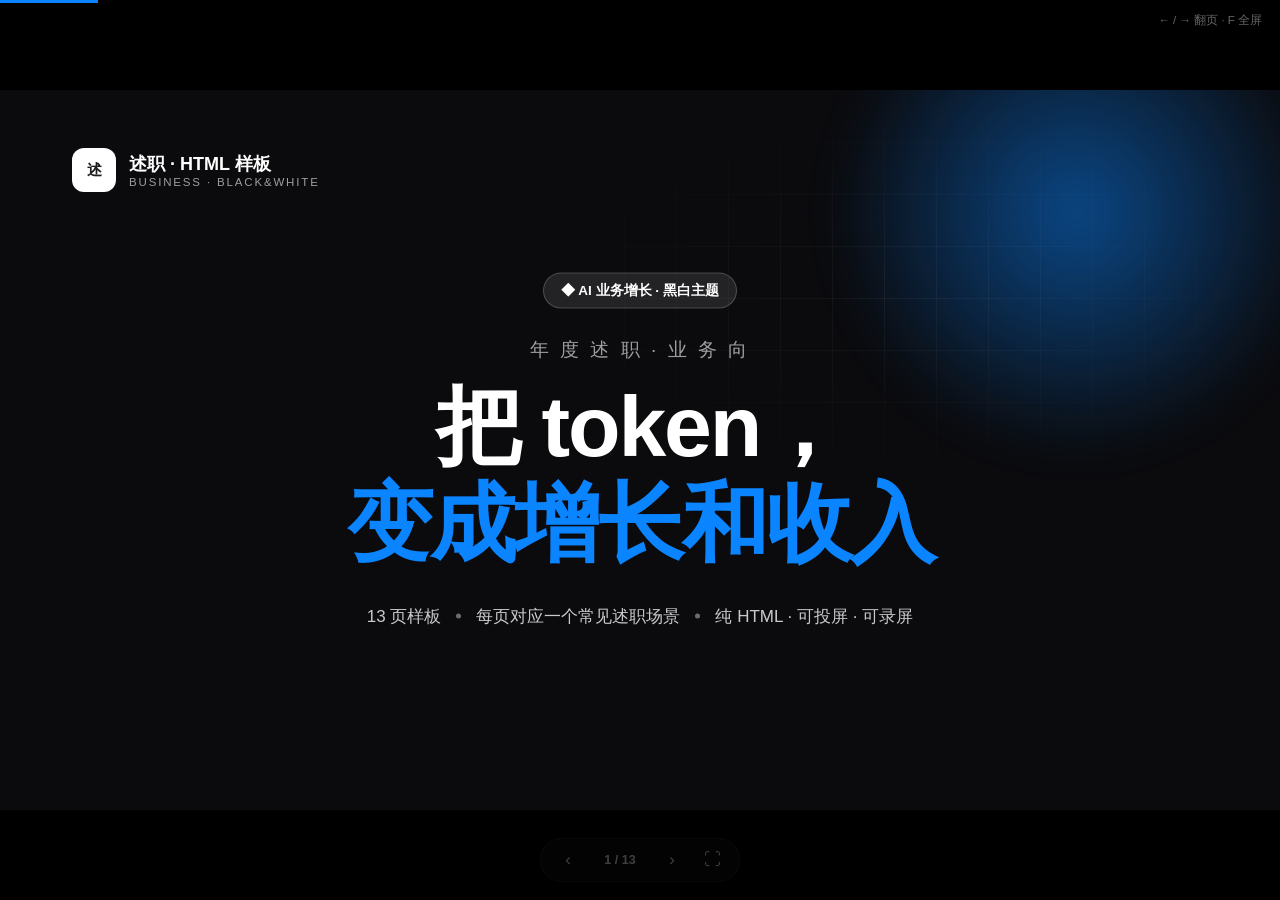
<file: examples/business-deck/index.html>
<!DOCTYPE html>
<html lang="zh-CN">
<head>
<meta charset="UTF-8" />
<meta name="viewport" content="width=device-width, initial-scale=1.0" />
<title>述职 HTML 样板 · 黑白版 · 把 token 变成增长和收入</title>
<style>
  :root{
    --accent:#0A84FF; --accent-d:#0060df; --accent-soft:#eaf3ff; --accent-line:#cfe2ff;
    --pos:#1faa4b; --pos-soft:#e9f7ec; --neg:#e0322f; --neg-soft:#fdecec;
    --warn:#F08A24; --warn-soft:#fdf0e2; --warn-d:#b3660f;
    --ink:#1d1d1f; --gray:#6e6e73; --gray2:#86868b;
    --bg:#f5f5f7; --card:#ffffff; --line:#e8e8ed; --line2:#eeeef1; --hair:rgba(0,0,0,.06);
    --dark:#0b0b0e;
    --sh1:0 1px 2px rgba(17,17,26,.035), 0 5px 16px rgba(17,17,26,.05);
    --sh2:0 2px 6px rgba(17,17,26,.05), 0 14px 34px rgba(17,17,26,.07);
    --sh3:0 4px 12px rgba(17,17,26,.06), 0 26px 56px rgba(17,17,26,.10);
    /* 苹果官网字体：拉丁 SF Pro（-apple-system）+ 中文苹方 PingFang SC */
    --font:-apple-system,BlinkMacSystemFont,"SF Pro Text","PingFang SC","Helvetica Neue",Helvetica,Arial,sans-serif;
    --fd:-apple-system,BlinkMacSystemFont,"SF Pro Display","PingFang SC","Helvetica Neue",Helvetica,Arial,sans-serif;
  }
  *{box-sizing:border-box; margin:0; padding:0;}
  html,body{height:100%; background:#000; font-family:var(--font); -webkit-font-smoothing:antialiased; text-rendering:optimizeLegibility;}
  body{overflow:hidden;}
  #viewport{position:fixed; inset:0; display:flex; align-items:center; justify-content:center; background:#000;}
  .stage{position:absolute; top:50%; left:50%; width:1280px; height:720px; transform:translate(-50%,-50%); transform-origin:center;}
  .slide{position:absolute; inset:0; background:#ffffff; display:none; overflow:hidden; color:var(--ink);}
  .slide.active{display:block; animation:slideIn .5s cubic-bezier(.22,.68,.18,1);}
  @keyframes slideIn{from{opacity:0; transform:translateY(18px);} to{opacity:1; transform:translateY(0);}}
  svg.ic{display:inline-block; flex:none;}

  .head{position:absolute; top:42px; left:72px; right:72px; display:flex; align-items:center; justify-content:space-between; z-index:4;}
  .kicker{display:inline-flex; align-items:center; gap:11px; font-size:12.5px; font-weight:600; color:var(--gray);}
  .kicker .num{display:inline-flex; align-items:center; justify-content:center; min-width:24px; height:24px; padding:0 7px; background:var(--accent); color:#fff; border-radius:7px; font-size:12px; font-weight:600;}
  .kicker .sep{color:#c4c4cc;}
  .stitle{position:absolute; top:80px; left:72px; right:72px; font-family:var(--fd); font-size:40px; font-weight:700; color:var(--ink); letter-spacing:-.015em; line-height:1.1;}
  .body{position:absolute; left:72px; right:72px; top:150px; bottom:56px; display:flex; flex-direction:column; justify-content:center;}
  .foot{position:absolute; bottom:26px; left:72px; right:72px; display:flex; align-items:center; justify-content:space-between; font-size:11.5px; color:var(--gray2); font-weight:500; z-index:4;}
  .foot .bar{height:3px; flex:1; margin:0 18px; background:rgba(0,0,0,.07); border-radius:3px; position:relative; overflow:hidden;}
  .foot .bar i{position:absolute; left:0; top:0; bottom:0; background:var(--accent); border-radius:3px;}

  .lab{font-size:11.5px; font-weight:600; letter-spacing:.05em; color:var(--accent-d); text-transform:uppercase; display:flex; align-items:center; gap:7px;}
  .lab svg{width:15px; height:15px; stroke:currentColor; fill:none; stroke-width:2; stroke-linecap:round; stroke-linejoin:round;}
  .lab.n{color:var(--gray2);}
  .figure{font-family:var(--fd); font-size:64px; font-weight:800; line-height:1; letter-spacing:-.025em; color:var(--ink); font-variant-numeric:tabular-nums;}
  .figure small{font-size:21px; font-weight:600; color:var(--gray);}
  .em-b{color:var(--accent-d);} .muted{color:var(--gray);}
  /* 数字增减统一配色：增=绿 减=红，旗舰指标=蓝 */
  .figure.up,.scard .big.up,.mini .mv.up{color:var(--pos);}
  .figure.dn,.scard .big.dn,.mini .mv.dn{color:var(--neg);}
  .figure.acc{color:var(--accent-d);}
  b,strong{font-weight:600;}
  .chip{display:inline-flex; align-items:center; gap:6px; padding:6px 13px; border-radius:999px; font-size:13px; font-weight:600; background:var(--accent-soft); color:var(--accent-d);}

  .dgrid{display:flex; gap:20px; width:100%; height:100%;}
  .hero{flex:1.55; background:#fafafc; border:1px solid var(--hair); border-radius:24px; padding:30px 32px; display:flex; flex-direction:column; justify-content:center; position:relative; overflow:hidden;}
  .hero::after{content:""; position:absolute; right:-100px; top:-100px; width:300px; height:300px; border-radius:50%; background:radial-gradient(circle, rgba(10,132,255,.1), rgba(10,132,255,0) 68%);}
  .hero > *{position:relative;}
  .hero .focal{display:flex; gap:46px; align-items:flex-end;}
  .hero .fcol .fl{font-size:14px; color:var(--gray); font-weight:600; margin-top:9px;}
  .hero .sub{font-size:14.5px; color:var(--gray); margin-top:18px; line-height:1.55; max-width:560px;}
  .side{flex:1; display:flex; flex-direction:column; gap:18px;}
  .scard{flex:1; background:#fafafc; border:1px solid var(--hair); border-radius:20px; padding:24px; display:flex; flex-direction:column; justify-content:center;}
  .scard .big{font-family:var(--fd); font-size:32px; font-weight:800; color:var(--ink); margin-top:10px; letter-spacing:-.025em;}
  .scard .big small{font-size:15px; color:var(--gray); font-weight:600;}
  .scard .d{font-size:13px; color:var(--gray); margin-top:8px; line-height:1.5;}
  .mini{display:flex; margin-top:24px; border-top:1px solid var(--hair); padding-top:18px;}
  .mini .m{flex:1;} .mini .m + .m{border-left:1px solid var(--hair); padding-left:18px;}
  .mini .mv{font-family:var(--fd); font-size:26px; font-weight:800; color:var(--ink); letter-spacing:-.02em;}
  .mini .mv.p{color:var(--pos);}
  .mini .mk{font-size:12px; color:var(--gray2); margin-top:5px;}

  .two{display:flex; gap:20px; width:100%; height:100%;}
  .panel{background:#fafafc; border:1px solid var(--hair); border-radius:20px; padding:22px 24px;}
  .hl{background:var(--ink); color:#fff; border-radius:22px; padding:26px 30px; box-shadow:var(--sh2);}
  .hl .t{font-size:21px; font-weight:600; line-height:1.45;} .hl .s{font-size:14px; opacity:.78; margin-top:10px; line-height:1.55;}
  .biglead{font-family:var(--fd); font-size:30px; font-weight:700; line-height:1.4; color:var(--ink); letter-spacing:-.015em;}
  .biglead em{font-style:normal; color:var(--accent);}
  /* 背景页（开场，重要）：加蓝色氛围光 + 三卡语义配色，别太素 */
  #s-bg .body{z-index:1;}
  #s-bg .biglead{font-size:34px; line-height:1.42;}
  #s-bg .bgglow{position:absolute; right:-30px; top:54px; width:560px; height:470px; border-radius:50%; background:radial-gradient(closest-side, rgba(10,132,255,.17), rgba(10,132,255,.05) 56%, transparent 78%); filter:blur(46px); z-index:0;}
  .ctx{display:flex; gap:16px; margin-top:24px;}
  .ctx .cx{position:relative; overflow:hidden; flex:1; background:#fafafc; border:1px solid var(--hair); border-radius:18px; padding:20px 22px;}
  .ctx .cx .cn{width:34px; height:34px; border-radius:10px; background:var(--ink); color:#fff; font-weight:800; display:flex; align-items:center; justify-content:center; font-size:15px; margin-bottom:13px;}
  .ctx .cx h4{font-size:16px; font-weight:600; color:var(--ink); margin-bottom:7px;} .ctx .cx p{font-size:13px; color:var(--gray); line-height:1.55;} .ctx .cx p b{color:var(--ink); font-weight:700;}
  /* 全页只有"目标"卡用品牌蓝高亮 —— 单一焦点，不花 */
  .ctx .cx.key{background:linear-gradient(180deg,#edf4ff,#fff 78%); border-color:var(--accent-line); box-shadow:0 10px 26px rgba(10,132,255,.10);}
  .ctx .cx.key .cn{background:var(--accent);} .ctx .cx.key h4{color:var(--accent-d);} .ctx .cx.key p b{color:var(--accent-d);}
  .ctx .cx.key::after{content:"主线"; position:absolute; top:17px; right:16px; font-size:11px; font-weight:700; color:var(--accent-d); background:#fff; border:1px solid var(--accent-line); padding:3px 10px; border-radius:999px;}

  .combo{display:flex; align-items:stretch; gap:0; width:100%;}
  .combo .lv{flex:1; background:linear-gradient(180deg,#f2f8ff,#fff 70%); border:1px solid var(--accent-line); border-radius:18px; padding:22px 18px 20px; text-align:center; position:relative;}
  .combo .lv .ln{position:absolute; top:14px; right:16px; font-family:var(--fd); font-size:12px; font-weight:800; color:#bcd6f8;}
  .combo .x{display:flex; align-items:center; font-family:var(--fd); font-size:26px; font-weight:700; color:var(--accent); opacity:.45; padding:0 12px;}
  .combo .lv .li{width:50px; height:50px; border-radius:15px; margin:0 auto 12px; display:flex; align-items:center; justify-content:center; background:linear-gradient(140deg,#0A84FF,#0060df); box-shadow:0 6px 16px rgba(10,132,255,.28);}
  .combo .lv .li svg{width:24px; height:24px; stroke:#fff; fill:none; stroke-width:2; stroke-linecap:round; stroke-linejoin:round;}
  .combo .lv h4{font-size:17px; font-weight:700; color:var(--ink);} .combo .lv p{font-size:12.5px; color:var(--gray); margin-top:6px; line-height:1.5;}
  .combolead{margin-bottom:30px; font-family:var(--fd); font-size:24px; font-weight:700; color:var(--ink); letter-spacing:-.01em; line-height:1.4;}
  .combolead b{color:var(--accent-d); font-weight:800;}

  .hypo{display:flex; flex-direction:column; gap:28px; width:100%;}
  /* 正文标题/副标题左移对齐漏斗条（漏斗左侧有 96px 标签列 + 16px 间距）—— 否则标题会比图表往左戳出去，看着怪 */
  .hypolead{margin-left:112px; font-family:var(--fd); font-size:23px; font-weight:700; line-height:1.45; color:var(--ink); letter-spacing:-.01em;}
  .hypolead b{color:var(--accent-d);}
  .hypolead .s{display:block; font-family:var(--font); font-size:14px; font-weight:400; color:var(--gray); margin-top:10px; line-height:1.6;}
  .funnel{display:flex; flex-direction:column; gap:11px;}
  .funnel .fr{display:flex; align-items:center; gap:16px; animation:fbarIn .5s cubic-bezier(.2,.7,.2,1) both;}
  @keyframes fbarIn{from{opacity:0; transform:translateX(-26px);} to{opacity:1; transform:translateX(0);}}
  .funnel .fr:nth-child(1){animation-delay:.05s;} .funnel .fr:nth-child(2){animation-delay:.16s;} .funnel .fr:nth-child(3){animation-delay:.27s;} .funnel .fr:nth-child(4){animation-delay:.38s;}
  .funnel .fbar{height:54px; border-radius:12px; display:flex; align-items:center; padding:0 18px; color:#fff; font-weight:600; font-size:15px;}
  .funnel .fr .fn{font-size:13px; color:var(--gray); width:96px; text-align:right; flex:none;}
  .funnel .fr.bottleneck .fbar{box-shadow:0 0 0 3px var(--warn-soft), 0 10px 26px rgba(240,138,36,.28); animation:pulseb 2s ease-in-out .9s infinite;}
  @keyframes pulseb{0%,100%{box-shadow:0 0 0 3px var(--warn-soft), 0 6px 18px rgba(240,138,36,.18);}50%{box-shadow:0 0 0 6px var(--warn-soft), 0 12px 30px rgba(240,138,36,.36);}}
  .funnel .fr .ftag{font-size:12px; font-weight:700; color:var(--warn-d); margin-left:4px;}

  .meta-wrap{display:flex; gap:30px; width:100%; height:100%; align-items:center;}
  .ring{position:relative; width:454px; height:450px; flex:none;}
  .ring svg.dial{position:absolute; inset:0; overflow:visible;}
  .ring .dash{animation:flow 6s linear infinite;} @keyframes flow{to{stroke-dashoffset:-176;}}
  .orbit{position:absolute; inset:0; transform-origin:227px 225px; animation:orbit 10s linear infinite;} @keyframes orbit{to{transform:rotate(360deg);}}
  .orbit .arrow{position:absolute; left:227px; top:50px; width:0; height:0; margin:-10px 0 0 -8px; border-top:10px solid transparent; border-bottom:10px solid transparent; border-left:18px solid var(--accent); filter:drop-shadow(0 0 7px rgba(10,132,255,.6));}
  .ring .center{position:absolute; left:227px; top:225px; transform:translate(-50%,-50%); width:152px; height:152px; border-radius:50%; background:linear-gradient(158deg,#3aa0ff,#0A84FF 55%,#0060df); color:#fff; display:flex; flex-direction:column; align-items:center; justify-content:center; text-align:center; box-shadow:0 16px 40px rgba(10,132,255,.42);}
  .ring .center .cyc{width:30px; height:30px; stroke:#fff; fill:none; stroke-width:2; stroke-linecap:round; stroke-linejoin:round; animation:spin 8s linear infinite;}
  @keyframes spin{to{transform:rotate(360deg);}}
  .ring .center .ct{font-size:17px; font-weight:700; margin-top:6px; font-family:var(--fd);} .ring .center .cs{font-size:10.5px; opacity:.7; margin-top:2px;}
  .ring .node{position:absolute; width:120px; transform:translate(-50%,-50%); background:#fff; border:1.5px solid var(--line); border-radius:14px; padding:11px 8px 10px; text-align:center; box-shadow:var(--sh1); --glow:rgba(10,132,255,.22); animation:pass 10s linear infinite;}
  @keyframes pass{0%{transform:translate(-50%,-50%) scale(1.08); box-shadow:0 0 0 5px var(--glow), var(--sh2); border-color:var(--accent);} 13%{transform:translate(-50%,-50%) scale(1); box-shadow:var(--sh1); border-color:var(--line);} 100%{transform:translate(-50%,-50%) scale(1); box-shadow:var(--sh1);}}
  .ring .node .nn{display:inline-flex; width:21px; height:21px; border-radius:50%; background:var(--ink); color:#fff; font-size:11.5px; font-weight:700; align-items:center; justify-content:center; margin-bottom:6px;}
  .ring .node .nt{font-size:13px; font-weight:600; color:var(--ink); line-height:1.25;}
  .meta-right{flex:1; display:flex; flex-direction:column; gap:22px;}
  .goalbig .lab{margin-bottom:15px;} .goalbig p{font-family:var(--fd); font-size:24px; line-height:1.5; color:var(--ink); font-weight:600; letter-spacing:-.008em;} .goalbig p b{color:var(--accent-d); font-weight:800;}
  .hyps{display:flex; flex-direction:column; gap:11px;} .hyp{display:flex; align-items:baseline; gap:11px;}
  .hyp .hn{font-size:11px; font-weight:700; color:#fff; background:var(--accent); padding:2px 9px; border-radius:6px; flex:none;} .hyp .ht{font-size:13px; line-height:1.5; color:var(--gray);} .hyp .ht b{color:var(--ink);}

  .ucard{background:#fafafc; border:1px solid var(--hair); border-radius:22px; padding:22px 24px; width:100%; height:100%; display:flex; flex-direction:column;}
  .steps{display:flex; gap:10px; flex:none;}
  .steps .st{flex:1; background:#fff; border:1px solid var(--hair); border-radius:12px; padding:11px 14px; display:flex; align-items:center; gap:9px; transition:.25s;}
  .steps .st svg{width:17px; height:17px; stroke:var(--accent); fill:none; stroke-width:2; stroke-linecap:round; stroke-linejoin:round; flex:none;}
  .steps .st.on{background:var(--ink); border-color:var(--ink);}
  .steps .st.on svg{stroke:#5ea8ff;}
  .steps .st .stt{font-size:13.5px; font-weight:600; color:var(--ink);} .steps .st.on .stt{color:#fff;}
  .carousel{flex:1; min-height:0; margin-top:16px; position:relative; display:flex; flex-direction:column;}
  .cstage{flex:1; min-height:0; position:relative;}
  .cpanel{position:absolute; inset:0; display:flex; gap:20px; opacity:0; visibility:hidden; transform:translateX(16px); transition:opacity .35s, transform .35s;}
  .cpanel.on{opacity:1; visibility:visible; transform:none;}
  .cpanel .cimg{flex:1.5; min-width:0; border-radius:16px; overflow:hidden; display:flex; box-shadow:var(--sh2); border:1px solid var(--line); background:#fff;}
  .cpanel .cimg img{width:100%; height:100%; object-fit:cover; object-position:left top; display:block;}
  .cpanel .ctext{flex:1; display:flex; flex-direction:column; justify-content:center;}
  .cpanel .ctext .cbadge{display:inline-flex; align-self:flex-start; font-size:12px; font-weight:700; color:#fff; background:var(--accent); padding:5px 12px; border-radius:999px; margin-bottom:14px;}
  .cpanel .ctext h3{font-family:var(--fd); font-size:28px; font-weight:700; color:var(--ink); line-height:1.32;} .cpanel .ctext p{font-size:16.5px; color:var(--gray); margin-top:15px; line-height:1.6;}
  .cnav{flex:none; display:flex; align-items:center; gap:10px; margin-top:14px;}
  .cdots{display:flex; gap:7px;} .cdot{width:8px; height:8px; border-radius:50%; background:#d6d6dc; cursor:pointer; transition:.2s;} .cdot.on{background:var(--accent); width:22px; border-radius:5px;}
  .chint{font-size:12.5px; color:var(--accent-d); font-weight:600; margin-left:auto; display:flex; align-items:center; gap:6px;}
  .chint .k{display:inline-flex; align-items:center; justify-content:center; min-width:22px; height:22px; padding:0 6px; border-radius:6px; background:var(--accent-soft); animation:kbeat 1.4s ease-in-out infinite;}
  @keyframes kbeat{0%,100%{transform:translateX(0); opacity:.7;}50%{transform:translateX(3px); opacity:1;}}

  /* To-Do：左侧"优先"大块 + 右侧三条 —— 制造层级，不再四块平均 */
  .tgrid{display:flex; gap:18px; width:100%; height:100%;}
  .tcol-l{flex:1.04; display:flex;}
  .tcol-r{flex:1; display:flex; flex-direction:column; gap:14px;}
  .tcard{background:#fafafc; border:1px solid var(--hair); border-radius:18px; padding:20px 22px; display:flex; gap:14px; align-items:center;}
  .tcol-r .tcard{flex:1;}
  .tcard .tick{flex:none; width:44px; height:44px; border-radius:12px; background:var(--accent-soft); display:flex; align-items:center; justify-content:center;}
  .tcard .tick svg{width:23px; height:23px; stroke:var(--accent); fill:none; stroke-width:2; stroke-linecap:round; stroke-linejoin:round;}
  .tcard .tlead{font-size:16.5px; font-weight:600; color:var(--ink); letter-spacing:-.01em;}
  .tcard .tdesc{font-size:13px; color:var(--gray); margin-top:5px; line-height:1.5;}
  .pri{display:inline-flex; align-items:center; gap:6px; font-size:12px; font-weight:700; color:#fff; background:rgba(255,255,255,.18); padding:5px 12px; border-radius:999px;}
  /* 左侧主推大块 */
  .tcard.feat{flex:1; flex-direction:column; align-items:flex-start; justify-content:center; gap:0; padding:34px; border:none; color:#fff; background:linear-gradient(158deg,#0A84FF,#0060df); box-shadow:0 16px 40px rgba(10,132,255,.30); position:relative; overflow:hidden;}
  .tcard.feat::after{content:""; position:absolute; right:-70px; bottom:-70px; width:230px; height:230px; border-radius:50%; background:radial-gradient(circle,rgba(255,255,255,.16),transparent 68%);}
  .tcard.feat > *{position:relative; z-index:1;}
  .tcard.feat .tick{width:56px; height:56px; border-radius:16px; background:rgba(255,255,255,.16); margin-bottom:22px;}
  .tcard.feat .tick svg{width:30px; height:30px; stroke:#fff;}
  .tcard.feat .tlead{font-family:var(--fd); font-size:25px; font-weight:700; color:#fff; line-height:1.3; margin-top:14px;}
  .tcard.feat .tdesc{font-size:14.5px; color:rgba(255,255,255,.82); margin-top:12px; line-height:1.6;}

  /* 手段页：一句话方法（纯文字）+ 三步清单 + 两张真实后台截图（叠放） */
  .means{display:flex; gap:40px; width:100%; height:100%; align-items:center;}
  .means-l{flex:1; display:flex; flex-direction:column; gap:24px;}
  .mlead{font-family:var(--fd); font-size:23px; font-weight:700; line-height:1.45; color:var(--ink); letter-spacing:-.01em;}
  .mlead b{color:var(--accent-d);}
  .mlead .s{display:block; font-family:var(--font); font-size:14px; font-weight:400; color:var(--gray); margin-top:11px; line-height:1.6;}
  .mlist{display:flex; flex-direction:column; gap:16px;}
  .mstep{display:flex; align-items:flex-start; gap:13px;}
  .mstep .mn{width:26px; height:26px; border-radius:8px; background:var(--accent); color:#fff; font-weight:800; font-size:13px; display:flex; align-items:center; justify-content:center; flex:none; margin-top:1px;}
  .mstep .mt{font-size:15px; font-weight:500; color:#3a3a3e; line-height:1.5;} .mstep .mt b{color:var(--accent-d); font-weight:700;}
  .means-r{flex:1.18; position:relative; height:100%;}
  .means-r .shot{position:absolute; border-radius:12px; border:1px solid var(--line); overflow:hidden; background:#fff;}
  .means-r .shot img{width:100%; display:block;}
  .means-r .shot.a{width:80%; right:0; top:9%; box-shadow:var(--sh3); z-index:1;}
  .means-r .shot.b{width:58%; left:0; bottom:7%; box-shadow:0 10px 30px rgba(17,17,26,.18); z-index:2;}
  /* 视频页：左侧主推大块 + 右侧两个小块，真实封面图 */
  .vids{display:flex; gap:20px; width:100%; height:100%;}
  .vfeat{flex:1.55; display:flex; flex-direction:column;}
  .vside{flex:1; display:flex; flex-direction:column; gap:18px;}
  .vsm{flex:1; display:flex; flex-direction:column; min-height:0;}
  .vcard{position:relative; flex:1; min-height:0; border-radius:16px; overflow:hidden; background:#000; box-shadow:var(--sh2); border:1px solid var(--line);}
  .vfeat .vcard{border:1.5px solid var(--accent-line); box-shadow:0 10px 30px rgba(10,132,255,.16);}
  .vcard video{width:100%; height:100%; object-fit:cover; display:block;}
  .vbadge{position:absolute; top:13px; left:13px; z-index:3; display:inline-flex; align-items:center; gap:6px; background:var(--accent); color:#fff; font-size:12px; font-weight:700; padding:5px 12px; border-radius:999px; box-shadow:0 5px 14px rgba(10,132,255,.45);}
  .vmeta{display:flex; align-items:baseline; gap:9px; margin-top:12px; flex:none;}
  .vmeta .vt{font-size:14.5px; font-weight:700; color:var(--ink);}
  .vmeta .vd{font-size:12px; color:var(--gray2); font-weight:600;}
  .vsm .vmeta{margin-top:10px;} .vsm .vt{font-size:13px;}

  #cover{background:var(--dark); overflow:hidden; color:#fff;}
  #cover .glow{position:absolute; width:560px; height:560px; right:-6%; top:-22%; border-radius:50%; background:radial-gradient(circle, rgba(10,132,255,.5), rgba(10,132,255,0) 62%); filter:blur(20px);}
  #cover .grid{position:absolute; inset:0; background-image:linear-gradient(rgba(255,255,255,.05) 1px,transparent 1px),linear-gradient(90deg,rgba(255,255,255,.05) 1px,transparent 1px); background-size:52px 52px; mask-image:radial-gradient(closest-side at 70% 28%, #000, transparent);}
  #cover .clogo{position:absolute; top:58px; left:72px; display:flex; align-items:center; gap:13px; z-index:2;}
  #cover .clogo .lg{width:44px; height:44px; border-radius:12px; background:#fff; color:var(--ink); display:flex; align-items:center; justify-content:center; font-weight:800; font-size:15px;}
  #cover .clogo .t1{font-size:18px; font-weight:600;} #cover .clogo .t2{font-size:11.5px; font-weight:500; opacity:.6; letter-spacing:.16em;}
  #cover .cmain{position:absolute; left:72px; right:72px; top:50%; transform:translateY(-50%); z-index:2; display:flex; flex-direction:column; align-items:center; text-align:center;}
  #cover .ctag{display:inline-flex; align-items:center; gap:8px; background:rgba(255,255,255,.1); border:1px solid rgba(255,255,255,.2); padding:8px 17px; border-radius:999px; font-size:13.5px; font-weight:600;}
  #cover h1{font-family:var(--fd); font-size:86px; font-weight:900; line-height:1.12; margin-top:30px; letter-spacing:-.025em;}
  #cover h1 .yr{font-family:var(--fd); display:block; font-size:19px; font-weight:500; opacity:.6; letter-spacing:.16em; margin-bottom:18px;}
  #cover h1 em{font-style:normal; color:var(--accent);}
  #cover .csub{color:rgba(255,255,255,.78); font-size:17px; font-weight:500; margin-top:34px; display:flex; align-items:center; justify-content:center; gap:15px; flex-wrap:wrap; z-index:2;}
  #cover .csub .dot{width:5px; height:5px; border-radius:50%; background:rgba(255,255,255,.4);}

  .divider{background:var(--dark); color:#fff; overflow:hidden;}
  .slide.divider.active{display:flex;}
  .divider .glow{position:absolute; width:520px; height:520px; left:62%; top:-18%; border-radius:50%; background:radial-gradient(circle, rgba(10,132,255,.42), rgba(10,132,255,0) 62%); filter:blur(20px);}
  .divider .dgrid2{display:flex; width:100%; align-items:center; padding:0 96px; z-index:2;}
  .divider .left{flex:1.25;}
  .divider .left .deye{font-size:13px; font-weight:600; letter-spacing:.18em; opacity:.6; text-transform:uppercase;}
  .divider .left .dno{font-family:var(--fd); font-size:128px; font-weight:900; line-height:.95; margin:6px 0 14px; color:var(--accent);}
  .divider .left h2{font-family:var(--fd); font-size:40px; font-weight:700; line-height:1.28; max-width:560px;}
  .divider .left .dtags{display:flex; gap:9px; margin-top:22px;} .divider .left .dtags span{font-size:12.5px; background:rgba(255,255,255,.1); border:1px solid rgba(255,255,255,.18); padding:6px 14px; border-radius:999px;}
  .divider .right{flex:.85; display:flex; flex-direction:column; gap:11px; border-left:1px solid rgba(255,255,255,.14); padding-left:48px;}
  .divider .agi{display:flex; align-items:center; gap:13px; opacity:.4;} .divider .agi.cur{opacity:1;}
  .divider .agi .an{font-family:var(--fd); font-size:15px; font-weight:700; width:26px; height:26px; border-radius:8px; background:rgba(255,255,255,.12); display:flex; align-items:center; justify-content:center;} .divider .agi.cur .an{background:var(--accent);}
  .divider .agi .at{font-size:15px; font-weight:500;} .divider .agi.cur .at{font-weight:700;}

  .closing{background:var(--dark); color:#fff; flex-direction:column; align-items:center; justify-content:center; text-align:center; overflow:hidden;}
  .slide.closing.active{display:flex;}
  .closing .glow{position:absolute; width:560px; height:560px; left:50%; top:50%; transform:translate(-50%,-50%); border-radius:50%; background:radial-gradient(circle, rgba(10,132,255,.32), rgba(10,132,255,0) 62%); filter:blur(20px);}
  .closing .lg{position:relative; z-index:2; width:60px; height:60px; border-radius:16px; background:#fff; color:var(--ink); display:flex; align-items:center; justify-content:center; font-weight:800; font-size:20px;}
  .closing h2{position:relative; z-index:2; font-family:var(--fd); font-size:48px; font-weight:700; margin-top:34px;}
  .closing h2 em{font-style:normal; color:var(--accent);}
  .closing p{position:relative; z-index:2; font-size:17px; opacity:.72; margin-top:26px; max-width:600px; line-height:2; font-weight:400;}
  .closing .tags{position:relative; z-index:2; display:flex; gap:14px; margin-top:46px; flex-wrap:wrap; justify-content:center; max-width:760px;} .closing .tags span{background:rgba(255,255,255,.08); border:1px solid rgba(255,255,255,.16); padding:9px 18px; border-radius:999px; font-size:13px; opacity:.9;}

  #nav{position:fixed; bottom:18px; left:50%; transform:translateX(-50%); display:flex; align-items:center; gap:12px; background:rgba(20,22,26,.66); border:1px solid rgba(255,255,255,.1); padding:7px 13px; border-radius:999px; backdrop-filter:blur(12px); z-index:50; opacity:.25; transition:opacity .25s;}
  #nav:hover{opacity:1;} #nav button{background:none; border:none; color:#fff; font-size:17px; cursor:pointer; width:28px; height:28px; border-radius:50%;} #nav button:hover{background:rgba(255,255,255,.16);}
  #nav .idx{color:#fff; font-size:12.5px; font-weight:600; min-width:52px; text-align:center;}
  #topbar{position:fixed; top:0; left:0; height:3px; background:var(--accent); z-index:60; transition:width .25s;}
  .hint{position:fixed; top:13px; right:18px; color:rgba(255,255,255,.4); font-size:11.5px; z-index:50;}
</style>
</head>
<body>
<div id="topbar"></div>
<div class="hint">← / → 翻页 · F 全屏</div>
<div id="viewport"><div class="stage" id="stage">

  <!-- 图标库（Lucide 开源图标，SVG symbol 复用） -->
  <svg width="0" height="0" style="position:absolute" aria-hidden="true"><defs>
    <symbol id="i-target" viewBox="0 0 24 24"><circle cx="12" cy="12" r="10"/><circle cx="12" cy="12" r="6"/><circle cx="12" cy="12" r="2"/></symbol>
    <symbol id="i-sliders" viewBox="0 0 24 24"><line x1="21" x2="14" y1="4" y2="4"/><line x1="10" x2="3" y1="4" y2="4"/><line x1="21" x2="12" y1="12" y2="12"/><line x1="8" x2="3" y1="12" y2="12"/><line x1="21" x2="16" y1="20" y2="20"/><line x1="12" x2="3" y1="20" y2="20"/><line x1="14" x2="14" y1="2" y2="6"/><line x1="8" x2="8" y1="10" y2="14"/><line x1="16" x2="16" y1="18" y2="22"/></symbol>
    <symbol id="i-trend" viewBox="0 0 24 24"><polyline points="22 7 13.5 15.5 8.5 10.5 2 17"/><polyline points="16 7 22 7 22 13"/></symbol>
    <symbol id="i-coins" viewBox="0 0 24 24"><circle cx="8" cy="8" r="6"/><path d="M18.09 10.37A6 6 0 1 1 10.34 18"/><path d="M7 6h1v4"/><path d="m16.71 13.88.7.71-2.82 2.82"/></symbol>
    <symbol id="i-cycle" viewBox="0 0 24 24"><path d="M3 12a9 9 0 0 1 9-9 9.75 9.75 0 0 1 6.74 2.74L21 8"/><path d="M21 3v5h-5"/><path d="M21 12a9 9 0 0 1-9 9 9.75 9.75 0 0 1-6.74-2.74L3 16"/><path d="M3 21v-5h5"/></symbol>
    <symbol id="i-award" viewBox="0 0 24 24"><path d="m15.5 12.9 1.5 8.6-5-3-5 3 1.5-8.6"/><circle cx="12" cy="8" r="6"/></symbol>
    <symbol id="i-copy" viewBox="0 0 24 24"><rect width="14" height="14" x="8" y="8" rx="2"/><path d="M4 16c-1.1 0-2-.9-2-2V4c0-1.1.9-2 2-2h10c1.1 0 2 .9 2 2"/></symbol>
    <symbol id="i-dashboard" viewBox="0 0 24 24"><rect width="7" height="9" x="3" y="3" rx="1"/><rect width="7" height="5" x="14" y="3" rx="1"/><rect width="7" height="9" x="14" y="12" rx="1"/><rect width="7" height="5" x="3" y="16" rx="1"/></symbol>
    <symbol id="i-list" viewBox="0 0 24 24"><line x1="8" x2="21" y1="6" y2="6"/><line x1="8" x2="21" y1="12" y2="12"/><line x1="8" x2="21" y1="18" y2="18"/><line x1="3" x2="3.01" y1="6" y2="6"/><line x1="3" x2="3.01" y1="12" y2="12"/><line x1="3" x2="3.01" y1="18" y2="18"/></symbol>
    <symbol id="i-video" viewBox="0 0 24 24"><path d="m22 8-6 4 6 4V8Z"/><rect width="14" height="12" x="2" y="6" rx="2"/></symbol>
    <symbol id="i-users" viewBox="0 0 24 24"><path d="M16 21v-2a4 4 0 0 0-4-4H6a4 4 0 0 0-4 4v2"/><circle cx="9" cy="7" r="4"/><path d="M22 21v-2a4 4 0 0 0-3-3.87"/><path d="M16 3.13a4 4 0 0 1 0 7.75"/></symbol>
    <symbol id="i-bar" viewBox="0 0 24 24"><line x1="12" x2="12" y1="20" y2="10"/><line x1="18" x2="18" y1="20" y2="4"/><line x1="6" x2="6" y1="20" y2="16"/></symbol>
    <symbol id="i-spark" viewBox="0 0 24 24"><path d="m12 3-1.9 5.8a2 2 0 0 1-1.3 1.3L3 12l5.8 1.9a2 2 0 0 1 1.3 1.3L12 21l1.9-5.8a2 2 0 0 1 1.3-1.3L21 12l-5.8-1.9a2 2 0 0 1-1.3-1.3Z"/></symbol>
  </defs></svg>

  <!-- 封面 -->
  <section class="slide active" id="cover">
    <div class="glow"></div>
    <div class="grid"></div>
    <div class="clogo"><div class="lg">述</div><div><div class="t1">述职 · HTML 样板</div><div class="t2">BUSINESS · BLACK&WHITE</div></div></div>
    <div class="cmain">
      <span class="ctag">◆ AI 业务增长 · 黑白主题</span>
      <h1><span class="yr">年 度 述 职 · 业 务 向</span>把 token，<br><em>变成增长和收入</em></h1>
      <div class="csub"><span>13 页样板</span><span class="dot"></span><span>每页对应一个常见述职场景</span><span class="dot"></span><span>纯 HTML · 可投屏 · 可录屏</span></div>
    </div>
  </section>

  <!-- 02 背景 -->
  <section class="slide" id="s-bg">
    <div class="bgglow"></div>
    <div class="head"><span class="kicker"><span class="num">01</span> 场景 <span class="sep">·</span> 开场，先交代背景</span></div>
    <div class="stitle">先用一句话，交代我在做什么</div>
    <div class="body">
      <div class="biglead">我负责把公司的 <em>AI 能力变成业务增长</em>；今年的主线只有一个 ——<br>让烧出去的 <em>token，真的换回收入</em>。</div>
      <div class="ctx">
        <div class="cx"><div class="cn">起</div><h4>起点</h4><p>AI 能力够强，但大多停在"好玩"，<b>没变成钱</b>。</p></div>
        <div class="cx"><div class="cn">限</div><h4>约束</h4><p>token 成本不能失控，<b>ROI 必须为正</b>。</p></div>
        <div class="cx key"><div class="cn">的</div><h4>目标</h4><p>跑通 <b>token → 收入</b> 的闭环，能复制。</p></div>
      </div>
    </div>
    <div class="foot"><span>述职 · HTML 样板 · 黑白版</span><span class="bar"><i></i></span><span class="pageno"></span></div>
  </section>

  <!-- 03 结果 -->
  <section class="slide" id="s-result">
    <div class="head"><span class="kicker"><span class="num">02</span> 场景 <span class="sep">·</span> 开门见山，先晒结果</span></div>
    <div class="stitle">不绕弯子，先把结果摆出来</div>
    <div class="body"><div class="dgrid">
      <div class="hero">
        <div class="lab"><svg class="ic"><use href="#i-trend"/></svg> 核心结果 · 进场时数字会滚动</div>
        <div class="focal">
          <div class="fcol"><div class="figure up">+<span data-to="42">0</span>%</div><div class="fl">AI 驱动营收</div></div>
          <div class="fcol"><div class="figure acc"><span data-to="3.1" data-dec="1">0</span>×</div><div class="fl">token 变现效率</div></div>
        </div>
        <div class="sub">同样的 token，<b class="em-b">营收涨、单位成本降</b> —— 把"烧 token"变成了"赚收入"。下面讲是怎么做到的。</div>
        <div class="mini">
          <div class="m"><div class="mv up">▲ <span data-to="6.8" data-dec="1">0</span>%</div><div class="mk">付费转化（2.0% → 6.8%）</div></div>
          <div class="m"><div class="mv up">▲ <span data-to="28">0</span>%</div><div class="mk">ARPU</div></div>
          <div class="m"><div class="mv"><span data-to="61">0</span>%</div><div class="mk">毛利率</div></div>
        </div>
      </div>
      <div class="side">
        <div class="scard"><div class="lab n"><svg class="ic"><use href="#i-coins"/></svg> 单位成本</div><div class="big dn">▼ <span data-to="35">0</span>%</div><div class="d">每千 token 的成本，砍掉三分之一。</div></div>
        <div class="scard"><div class="lab n"><svg class="ic"><use href="#i-copy"/></svg> 可复制</div><div class="big"><span data-to="100">0</span>%</div><div class="d">打法已沉淀成 SOP，可交接、可复用。</div></div>
      </div>
    </div></div>
    <div class="foot"><span>述职 · HTML 样板 · 黑白版</span><span class="bar"><i></i></span><span class="pageno"></span></div>
  </section>

  <!-- 转场 01 -->
  <section class="slide divider" id="d1">
    <div class="glow"></div>
    <div class="dgrid2">
      <div class="left"><div class="deye">第一章 · 01</div><div class="dno">01</div><h2>这些收入，<br>是怎么"换"出来的</h2><div class="dtags"><span>组合拳</span><span>思考假设</span><span>业务模型</span></div></div>
      <div class="right">
        <div class="agi cur"><span class="an">1</span><span class="at">我是怎么做到的</span></div>
        <div class="agi"><span class="an">2</span><span class="at">接下来怎么打</span></div>
      </div>
    </div>
  </section>

  <!-- 05 组合拳 -->
  <section class="slide" id="s-combo">
    <div class="head"><span class="kicker"><span class="num">03</span> 场景 <span class="sep">·</span> 讲清楚背后的"组合拳"</span></div>
    <div class="stitle">不是堆模型，是四个杠杆联动</div>
    <div class="body">
      <div class="combolead">四个杠杆<b>相乘</b>，不是相加 —— 让每一份 token 都花在能赚钱的地方。</div>
      <div class="combo">
        <div class="lv"><div class="ln">01</div><div class="li"><svg class="ic"><use href="#i-target"/></svg></div><h4>找场景</h4><p>挑能赚钱的场景</p></div>
        <div class="x">×</div>
        <div class="lv"><div class="ln">02</div><div class="li"><svg class="ic"><use href="#i-sliders"/></svg></div><h4>调模型</h4><p>把效果调到够用</p></div>
        <div class="x">×</div>
        <div class="lv"><div class="ln">03</div><div class="li"><svg class="ic"><use href="#i-trend"/></svg></div><h4>提转化</h4><p>把用户变成付费</p></div>
        <div class="x">×</div>
        <div class="lv"><div class="ln">04</div><div class="li"><svg class="ic"><use href="#i-coins"/></svg></div><h4>控成本</h4><p>把单位成本压住</p></div>
      </div>
    </div>
    <div class="foot"><span>述职 · HTML 样板 · 黑白版</span><span class="bar"><i></i></span><span class="pageno"></span></div>
  </section>

  <!-- 05 手段：关键动作 + 真实截图（叠放） -->
  <section class="slide" id="s-means">
    <div class="head"><span class="kicker"><span class="num">04</span> 场景 <span class="sep">·</span> 关键动作 + 现场截图</span></div>
    <div class="stitle">具体怎么做的：把 token 投给"对的场景"</div>
    <div class="body"><div class="means">
      <div class="means-l">
        <div class="mlead">先给每个场景打"<b>价值分</b>"，再把 token 预算<b>集中投进高分场景</b>。<span class="s">不是所有调用都值得花钱 —— 把钱花在能转化、毛利高的场景上。</span></div>
        <div class="mlist">
          <div class="mstep"><span class="mn">1</span><span class="mt">按"付费意愿 × 留存 × 毛利"给场景<b>打价值分</b></span></div>
          <div class="mstep"><span class="mn">2</span><span class="mt">高分场景<b>加大投放</b>，低分场景<b>限流止损</b></span></div>
          <div class="mstep"><span class="mn">3</span><span class="mt">复盘 ROI、回写模型，<b>持续迭代策略</b></span></div>
        </div>
      </div>
      <div class="means-r">
        <div class="shot a"><img src="assets/images/score.png" alt="高价值场景识别"></div>
        <div class="shot b"><img src="assets/images/roi.png" alt="ROI 对比报告"></div>
      </div>
    </div></div>
    <div class="foot"><span>述职 · HTML 样板 · 黑白版</span><span class="bar"><i></i></span><span class="pageno"></span></div>
  </section>

  <!-- 06 思考假设 信息图 -->
  <section class="slide" id="s-hypo">
    <div class="head"><span class="kicker"><span class="num">05</span> 场景 <span class="sep">·</span> 讲清楚你的思考与假设</span></div>
    <div class="stitle">用一张信息图，说清我赌的是什么</div>
    <div class="body"><div class="hypo">
      <div class="hypolead">核心假设：变现卡在"<b>用对场景</b>"，不在"模型够不够强"。<span class="s">模型早就够用了，但 token 大量花在了不产生付费的场景上 —— 把它集中投到高价值场景，付费转化就会跳变。</span></div>
      <div class="funnel">
        <div class="fr"><div class="fn">token 调用</div><div class="fbar" style="width:100%; background:#3a3a3e">100% · 不缺量</div></div>
        <div class="fr bottleneck"><div class="fn">用对场景</div><div class="fbar" style="width:62%; background:var(--warn)">瓶颈在这里 · 钱花错了人</div><span class="ftag">← 假设的卡点</span></div>
        <div class="fr"><div class="fn">付费意愿</div><div class="fbar" style="width:44%; background:#a2a2a8">46%</div></div>
        <div class="fr"><div class="fn">收入</div><div class="fbar" style="width:30%; background:#c4c4ca">6.8%</div></div>
      </div>
    </div></div>
    <div class="foot"><span>述职 · HTML 样板 · 黑白版</span><span class="bar"><i></i></span><span class="pageno"></span></div>
  </section>

  <!-- 07 业务飞轮 -->
  <section class="slide" id="s-ring">
    <div class="head"><span class="kicker"><span class="num">06</span> 场景 <span class="sep">·</span> 用一个会转的模型讲业务</span></div>
    <div class="stitle">AI 业务飞轮 · 越转越快</div>
    <div class="body"><div class="meta-wrap">
      <div class="ring">
        <svg class="dial" viewBox="0 0 454 450"><circle class="dash" cx="227" cy="225" r="172" fill="none" stroke="#0A84FF" stroke-width="3" stroke-dasharray="6 11" stroke-linecap="round" opacity="0.4"/></svg>
        <div class="orbit"><div class="arrow"></div></div>
        <div class="node" style="left:227px; top:53px; animation-delay:0s;"><span class="nn">1</span><div class="nt">更多用量</div></div>
        <div class="node" style="left:391px; top:172px; animation-delay:-8s;"><span class="nn">2</span><div class="nt">沉淀数据</div></div>
        <div class="node" style="left:328px; top:364px; animation-delay:-6s;"><span class="nn">3</span><div class="nt">效果更好</div></div>
        <div class="node" style="left:126px; top:364px; animation-delay:-4s;"><span class="nn">4</span><div class="nt">更多付费</div></div>
        <div class="node" style="left:63px; top:172px; animation-delay:-2s;"><span class="nn">5</span><div class="nt">加大投入</div></div>
        <div class="center"><svg class="cyc"><use href="#i-cycle"/></svg><div class="ct">AI 飞轮</div><div class="cs">越转越快</div></div>
      </div>
      <div class="meta-right">
        <div class="goalbig"><div class="lab"><svg class="ic"><use href="#i-target"/></svg> 这个模型在讲什么</div><p>每个环节都给下一个添柴：用量沉数据、数据调出更好效果、好效果带来付费、付费再加大投入 —— <b>一旦转起来，单位 token 的收益越来越高</b>。</p></div>
        <div class="hyps">
          <div class="hyp"><div class="hn">看动画</div><div class="ht">箭头绕环走，<b>走到哪个环节，哪个环节就亮一下</b>。</div></div>
          <div class="hyp"><div class="hn">实现</div><div class="ht">纯 CSS，节点 delay 与箭头位置<b>精确对齐</b>。</div></div>
        </div>
      </div>
    </div></div>
    <div class="foot"><span>述职 · HTML 样板 · 黑白版</span><span class="bar"><i></i></span><span class="pageno"></span></div>
  </section>

  <!-- 08 功能截图 -->
  <section class="slide" id="s-shots">
    <div class="head"><span class="kicker"><span class="num">07</span> 场景 <span class="sep">·</span> 晒功能页面 / 产品截图</span></div>
    <div class="stitle">做了哪些系统 · 按 → 一张张看</div>
    <div class="body"><div class="ucard">
      <div class="steps">
        <div class="st on" data-step="0"><svg class="ic"><use href="#i-dashboard"/></svg><div class="stt">用量收入看板</div></div>
        <div class="st" data-step="1"><svg class="ic"><use href="#i-list"/></svg><div class="stt">付费转化台账</div></div>
        <div class="st" data-step="2"><svg class="ic"><use href="#i-sliders"/></svg><div class="stt">配额成本配置</div></div>
      </div>
      <div class="carousel" data-idx="0">
        <div class="cstage">
          <div class="cpanel on">
            <div class="cimg"><img src="assets/images/dashboard.png" alt="用量 × 收入看板"></div>
            <div class="ctext"><span class="cbadge">截图 ①</span><h3>用量 × 收入看板</h3><p>token 烧在哪、哪段带来收入，一屏看清 —— 不用再翻一堆后台。</p></div>
          </div>
          <div class="cpanel">
            <div class="cimg"><img src="assets/images/table.png" alt="付费转化台账"></div>
            <div class="ctext"><span class="cbadge">截图 ②</span><h3>付费转化台账</h3><p>每个用户从免费到付费走到哪一步，一目了然，方便复盘和交接。</p></div>
          </div>
          <div class="cpanel">
            <div class="cimg"><img src="assets/images/config.png" alt="配额成本配置"></div>
            <div class="ctext"><span class="cbadge">截图 ③</span><h3>配额 & 成本配置</h3><p>每个场景的 token 上限、成本红线都在这页配，避免悄悄烧超。</p></div>
          </div>
        </div>
        <div class="cnav"><div class="cdots"><span class="cdot on"></span><span class="cdot"></span><span class="cdot"></span></div><span class="chint"><span class="k">→</span> 按方向键 / 点圆点 切换</span></div>
      </div>
    </div></div>
    <div class="foot"><span>述职 · HTML 样板 · 黑白版</span><span class="bar"><i></i></span><span class="pageno"></span></div>
  </section>

  <!-- 09 视频成果 -->
  <section class="slide" id="s-video">
    <div class="head"><span class="kicker"><span class="num">08</span> 场景 <span class="sep">·</span> 晒视频 / 物料成果</span></div>
    <div class="stitle">产品 & Demo · 页内直接播放</div>
    <div class="body"><div class="vids">
      <div class="vfeat">
        <div class="vcard"><span class="vbadge"><svg width="13" height="13" viewBox="0 0 24 24" fill="none" stroke="#fff" stroke-width="2.2" stroke-linecap="round" stroke-linejoin="round"><path d="m12 3-1.9 5.8a2 2 0 0 1-1.3 1.3L3 12l5.8 1.9a2 2 0 0 1 1.3 1.3L12 21l1.9-5.8a2 2 0 0 1 1.3-1.3L21 12l-5.8-1.9a2 2 0 0 1-1.3-1.3Z"/></svg>主推</span><video src="assets/videos/clip_h1.mp4" poster="assets/images/dashboard.png" controls muted loop playsinline preload="metadata"></video></div>
        <div class="vmeta"><span class="vt">产品 Demo</span><span class="vd">· 03:24 · 完整功能走查</span></div>
      </div>
      <div class="vside">
        <div class="vsm"><div class="vcard"><video src="assets/videos/clip_h2.mp4" poster="assets/images/roi.png" controls muted loop playsinline preload="metadata"></video></div><div class="vmeta"><span class="vt">客户案例</span><span class="vd">· 01:48</span></div></div>
        <div class="vsm"><div class="vcard"><video src="assets/videos/clip_h3.mp4" poster="assets/images/config.png" controls muted loop playsinline preload="metadata"></video></div><div class="vmeta"><span class="vt">功能讲解</span><span class="vd">· 02:10</span></div></div>
      </div>
    </div></div>
    <div class="foot"><span>述职 · HTML 样板 · 黑白版</span><span class="bar"><i></i></span><span class="pageno"></span></div>
  </section>

  <!-- 转场 02 -->
  <section class="slide divider" id="d2">
    <div class="glow"></div>
    <div class="dgrid2">
      <div class="left"><div class="deye">第二章 · 02</div><div class="dno">02</div><h2>接下来，<br>这套打法怎么放大</h2><div class="dtags"><span>规划</span><span>To-Do</span></div></div>
      <div class="right">
        <div class="agi"><span class="an">1</span><span class="at">我是怎么做到的</span></div>
        <div class="agi cur"><span class="an">2</span><span class="at">接下来怎么打</span></div>
      </div>
    </div>
  </section>

  <!-- 11 规划 To-Do（统一卡片） -->
  <section class="slide" id="s-todo">
    <div class="head"><span class="kicker"><span class="num">09</span> 场景 <span class="sep">·</span> 讲下一步规划</span></div>
    <div class="stitle">下一步 · 重点先行</div>
    <div class="body"><div class="tgrid">
      <div class="tcol-l">
        <div class="tcard feat">
          <div class="tick"><svg class="ic"><use href="#i-target"/></svg></div>
          <span class="pri">◆ 优先推进</span>
          <div class="tlead">把"识别高价值场景"<br>做成稳定能力</div>
          <div class="tdesc">让系统稳定判断哪些场景值得投 token —— 这是飞轮能不能持续转起来的关键一步。</div>
        </div>
      </div>
      <div class="tcol-r">
        <div class="tcard"><div class="tick"><svg class="ic"><use href="#i-users"/></svg></div><div><div class="tlead">把 SOP 交接给团队</div><div class="tdesc">不依赖单点，沉淀成团队能力</div></div></div>
        <div class="tcard"><div class="tick"><svg class="ic"><use href="#i-bar"/></svg></div><div><div class="tlead">补齐 AB 实验，拿置信结论</div><div class="tdesc">把"有效"从定性做成定量</div></div></div>
        <div class="tcard"><div class="tick"><svg class="ic"><use href="#i-spark"/></svg></div><div><div class="tlead">探索新的变现场景</div><div class="tdesc">在现有飞轮外，再找一个新入口</div></div></div>
      </div>
    </div></div>
    <div class="foot"><span>述职 · HTML 样板 · 黑白版</span><span class="bar"><i></i></span><span class="pageno"></span></div>
  </section>

  <!-- 结尾 -->
  <section class="slide closing" id="s-end">
    <div class="glow"></div>
    <div class="lg">述</div>
    <h2>把 token，<em>变成增长和收入</em></h2>
    <p>纯 HTML，换主题只改几个颜色，换内容只改文字 —— 结构与质感直接复用。</p>
    <div class="tags"><span>开场背景</span><span>开门见山晒结果</span><span>组合拳</span><span>关键动作截图</span><span>思考假设信息图</span><span>业务飞轮</span><span>功能截图</span><span>视频成果</span><span>下一步规划</span></div>
  </section>

</div></div>

<div id="nav">
  <button id="prev" title="上一页">‹</button>
  <span class="idx"><span id="cur">1</span> / <span id="tot">1</span></span>
  <button id="next" title="下一页">›</button>
  <button id="fs" title="全屏">⛶</button>
</div>

<script>
(function(){
  var slides = Array.prototype.slice.call(document.querySelectorAll('.slide'));
  var total = slides.length, i = 0;
  var stage = document.getElementById('stage'), topbar = document.getElementById('topbar');
  slides.forEach(function(s, idx){
    var p = s.querySelector('.pageno'); if(p) p.textContent = String(idx+1).padStart(2,'0');
    var b = s.querySelector('.bar i'); if(b) b.style.width = ((idx+1)/total*100)+'%';
  });
  document.getElementById('tot').textContent = total;
  function pauseVideos(){ document.querySelectorAll('video').forEach(function(v){ try{v.pause();}catch(e){} }); }
  function animateCounts(slide){
    slide.querySelectorAll('[data-to]').forEach(function(el){
      var to=parseFloat(el.getAttribute('data-to')), dec=(el.getAttribute('data-dec')||0)|0, dur=950, t0=null;
      function step(ts){ if(!t0)t0=ts; var p=Math.min((ts-t0)/dur,1); var e=0.5-Math.cos(Math.PI*p)/2; var v=to*e;
        el.textContent = dec? v.toFixed(dec) : Math.round(v); if(p<1) requestAnimationFrame(step); }
      requestAnimationFrame(step);
    });
  }
  function setCarousel(c, idx){
    c.dataset.idx = idx;
    c.querySelectorAll('.cpanel').forEach(function(p,k){ p.classList.toggle('on', k===idx); });
    c.querySelectorAll('.cdot').forEach(function(d,k){ d.classList.toggle('on', k===idx); });
    var sl=c.closest('.slide'), steps = sl? sl.querySelectorAll('.steps .st') : [];
    steps.forEach(function(st,k){ st.classList.toggle('on', k===idx); });
  }
  function activeCarousel(){ return slides[i].querySelector('.carousel'); }
  function show(n){
    if(n<0)n=0; if(n>=total)n=total-1;
    if(n!==i) pauseVideos();
    slides[i].classList.remove('active'); i=n;
    var cur=slides[i]; cur.classList.add('active');
    var c=cur.querySelector('.carousel'); if(c) setCarousel(c,0);
    animateCounts(cur);
    document.getElementById('cur').textContent=i+1; topbar.style.width=((i+1)/total*100)+'%';
  }
  function next(){ var c=activeCarousel(); if(c){var x=+(c.dataset.idx||0),n=c.querySelectorAll('.cpanel').length; if(x<n-1){setCarousel(c,x+1);return;}} show(i+1); }
  function prev(){ var c=activeCarousel(); if(c){var x=+(c.dataset.idx||0); if(x>0){setCarousel(c,x-1);return;}} show(i-1); }
  document.getElementById('next').onclick=next; document.getElementById('prev').onclick=prev;
  document.getElementById('fs').onclick=function(){ if(!document.fullscreenElement){document.documentElement.requestFullscreen&&document.documentElement.requestFullscreen();}else{document.exitFullscreen&&document.exitFullscreen();} };
  document.addEventListener('click', function(e){ var d=e.target.closest('.cdot'); if(d){ var c=d.closest('.carousel'); setCarousel(c, Array.prototype.slice.call(c.querySelectorAll('.cdot')).indexOf(d)); } });
  document.addEventListener('keydown', function(e){
    if(e.target && /INPUT|TEXTAREA/.test(e.target.tagName)) return;
    switch(e.key){
      case 'ArrowRight': case 'PageDown': case ' ': e.preventDefault(); next(); break;
      case 'ArrowLeft': case 'PageUp': prev(); break;
      case 'Home': show(0); break; case 'End': show(total-1); break;
      case 'f': case 'F': document.getElementById('fs').click(); break;
    }
  });
  function fit(){ var s=Math.min(window.innerWidth/1280, window.innerHeight/720); stage.style.transform='translate(-50%,-50%) scale('+s+')'; }
  window.addEventListener('resize', fit); fit();
  topbar.style.width=(1/total*100)+'%';
})();
</script>
</body>
</html>
</file>
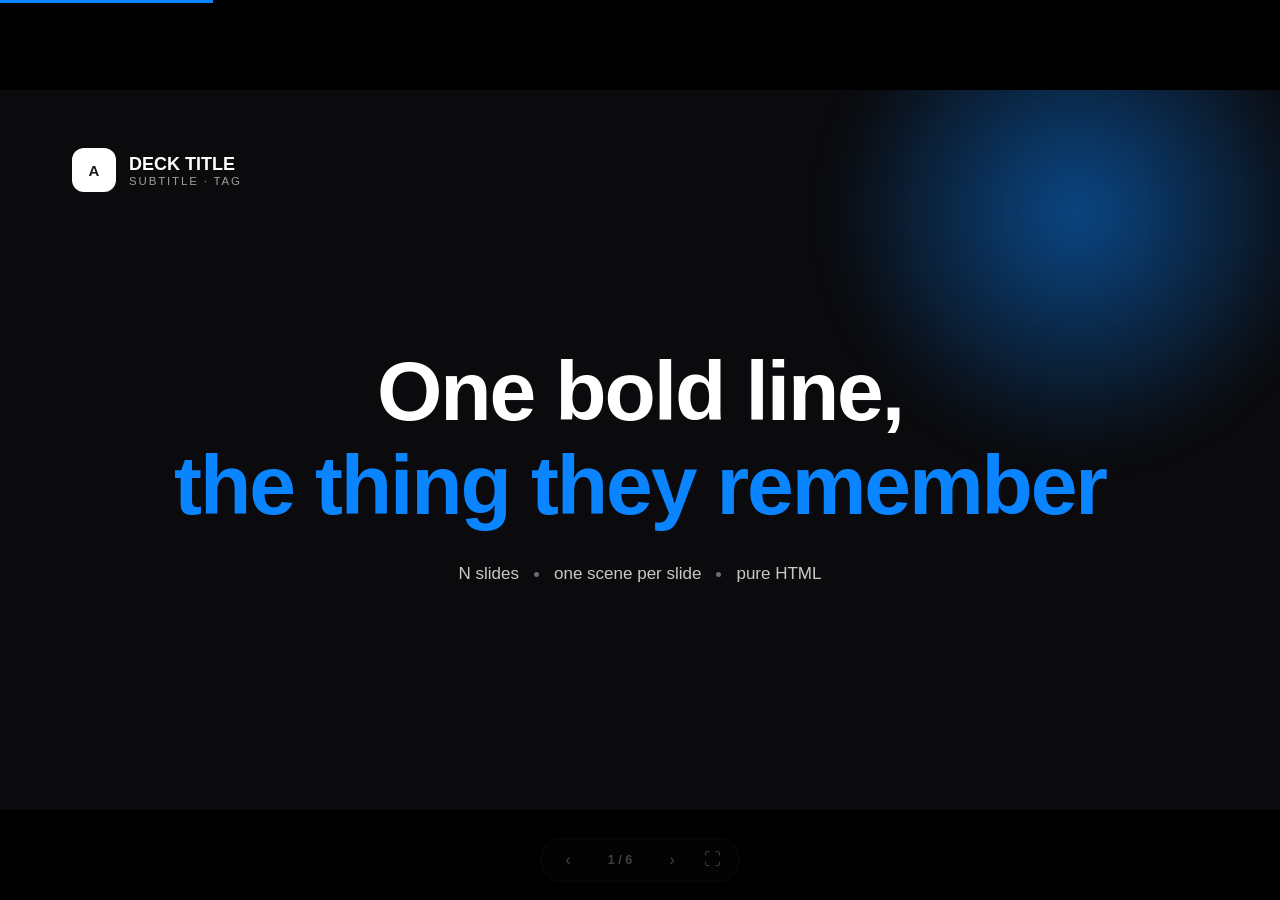
<file: templates/deck-template.html>
<!DOCTYPE html>
<html lang="zh-CN">
<head>
<meta charset="UTF-8" />
<meta name="viewport" content="width=device-width, initial-scale=1.0" />
<title>DECK TITLE · HTML Report Deck</title>
<!-- ╔══ HOW TO USE ══════════════════════════════════════════════════════════╗
     1) RE-BRAND: change --accent (+ -d/-soft/-line) and the cover/divider/closing
        gradients. Keep neutrals/shadows/radius — that's the Apple base.
     2) RE-CONTENT: replace the placeholder text. Each <section class="slide"> is one
        named layout (see references/components.md). Add/remove slides freely.
     3) Font is the system Apple stack (SF Pro + PingFang SC) — no web-font, offline-safe.
     4) Rules: no emoji (use the SVG icon sprite), no left-vertical-bar cards, statements
        are plain text not boxes, animation stays restrained. Lint with scripts/validate-deck.sh.
     ╚════════════════════════════════════════════════════════════════════════╝ -->
<style>
  :root{
    --accent:#0A84FF; --accent-d:#0060df; --accent-soft:#eaf3ff; --accent-line:#cfe2ff;
    --pos:#1faa4b; --pos-soft:#e9f7ec; --neg:#e0322f; --neg-soft:#fdecec;
    --warn:#F08A24; --warn-soft:#fdf0e2;
    --ink:#1d1d1f; --gray:#6e6e73; --gray2:#86868b;
    --bg:#f5f5f7; --card:#fff; --line:#e8e8ed; --hair:rgba(0,0,0,.06); --dark:#0b0b0e;
    --sh1:0 1px 2px rgba(17,17,26,.035), 0 5px 16px rgba(17,17,26,.05);
    --sh2:0 2px 6px rgba(17,17,26,.05), 0 14px 34px rgba(17,17,26,.07);
    --sh3:0 4px 12px rgba(17,17,26,.06), 0 26px 56px rgba(17,17,26,.10);
    /* Apple font: SF Pro (latin) + PingFang SC (中文). No Noto, no web-font link. */
    --font:-apple-system,BlinkMacSystemFont,"SF Pro Text","PingFang SC","Helvetica Neue",Helvetica,Arial,sans-serif;
    --fd:-apple-system,BlinkMacSystemFont,"SF Pro Display","PingFang SC","Helvetica Neue",Helvetica,Arial,sans-serif;
  }
  *{box-sizing:border-box;margin:0;padding:0;}
  html,body{height:100%;background:#000;font-family:var(--font);-webkit-font-smoothing:antialiased;}
  body{overflow:hidden;}
  #viewport{position:fixed;inset:0;display:flex;align-items:center;justify-content:center;background:#000;}
  .stage{position:absolute;top:50%;left:50%;width:1280px;height:720px;transform:translate(-50%,-50%);transform-origin:center;}
  .slide{position:absolute;inset:0;background:#fff;display:none;overflow:hidden;color:var(--ink);}
  .slide.active{display:block;animation:slideIn .5s cubic-bezier(.22,.68,.18,1);}
  @keyframes slideIn{from{opacity:0;transform:translateY(18px);}to{opacity:1;transform:translateY(0);}}
  svg.ic{display:inline-block;flex:none;}
  /* header / footer */
  .head{position:absolute;top:42px;left:72px;right:72px;display:flex;align-items:center;z-index:4;}
  .kicker{display:inline-flex;align-items:center;gap:11px;font-size:12.5px;font-weight:600;color:var(--gray);}
  .kicker .num{display:inline-flex;align-items:center;justify-content:center;min-width:24px;height:24px;padding:0 7px;background:var(--accent);color:#fff;border-radius:7px;font-size:12px;font-weight:600;}
  .kicker .sep{color:#c4c4cc;}
  .stitle{position:absolute;top:80px;left:72px;right:72px;font-family:var(--fd);font-size:40px;font-weight:700;color:var(--ink);letter-spacing:-.015em;line-height:1.1;}
  .body{position:absolute;left:72px;right:72px;top:150px;bottom:56px;display:flex;flex-direction:column;justify-content:center;}
  .foot{position:absolute;bottom:26px;left:72px;right:72px;display:flex;align-items:center;justify-content:space-between;font-size:11.5px;color:var(--gray2);font-weight:500;z-index:4;}
  .foot .bar{height:3px;flex:1;margin:0 18px;background:rgba(0,0,0,.07);border-radius:3px;position:relative;overflow:hidden;}
  .foot .bar i{position:absolute;left:0;top:0;bottom:0;background:var(--accent);border-radius:3px;}
  /* primitives */
  .lab{font-size:11.5px;font-weight:600;letter-spacing:.05em;color:var(--accent-d);text-transform:uppercase;display:flex;align-items:center;gap:7px;}
  .lab svg{width:15px;height:15px;stroke:currentColor;fill:none;stroke-width:2;stroke-linecap:round;stroke-linejoin:round;}
  .figure{font-family:var(--fd);font-size:64px;font-weight:800;line-height:1;letter-spacing:-.025em;color:var(--ink);font-variant-numeric:tabular-nums;}
  .figure.up{color:var(--pos);} .figure.dn{color:var(--neg);} .figure.acc{color:var(--accent-d);}
  /* statement (plain text, NOT a box) */
  .statement{font-family:var(--fd);font-size:34px;font-weight:700;line-height:1.4;color:var(--ink);letter-spacing:-.015em;}
  .statement em{font-style:normal;color:var(--accent);}
  /* data-result */
  .dgrid{display:flex;gap:20px;width:100%;height:100%;}
  .hero{flex:1.55;background:#fafafc;border:1px solid var(--hair);border-radius:24px;padding:30px 32px;display:flex;flex-direction:column;justify-content:center;}
  .focal{display:flex;gap:46px;align-items:flex-end;} .fcol .fl{font-size:14px;color:var(--gray);font-weight:600;margin-top:9px;}
  .side{flex:1;display:flex;flex-direction:column;gap:18px;}
  .scard{flex:1;background:#fafafc;border:1px solid var(--hair);border-radius:20px;padding:24px;display:flex;flex-direction:column;justify-content:center;}
  .scard .big{font-family:var(--fd);font-size:32px;font-weight:800;color:var(--ink);margin-top:10px;letter-spacing:-.025em;} .scard .big.dn{color:var(--neg);}
  .scard .d{font-size:13px;color:var(--gray);margin-top:8px;line-height:1.5;}
  /* todo-featured */
  .tgrid{display:flex;gap:18px;width:100%;height:100%;}
  .tcol-l{flex:1.04;display:flex;} .tcol-r{flex:1;display:flex;flex-direction:column;gap:14px;}
  .tcard{background:#fafafc;border:1px solid var(--hair);border-radius:18px;padding:20px 22px;display:flex;gap:14px;align-items:center;}
  .tcol-r .tcard{flex:1;}
  .tcard .tick{flex:none;width:44px;height:44px;border-radius:12px;background:var(--accent-soft);display:flex;align-items:center;justify-content:center;}
  .tcard .tick svg{width:23px;height:23px;stroke:var(--accent);fill:none;stroke-width:2;stroke-linecap:round;stroke-linejoin:round;}
  .tcard .tlead{font-size:16.5px;font-weight:600;color:var(--ink);} .tcard .tdesc{font-size:13px;color:var(--gray);margin-top:5px;line-height:1.5;}
  .tcard.feat{flex:1;flex-direction:column;align-items:flex-start;justify-content:center;gap:0;padding:34px;border:none;color:#fff;background:linear-gradient(158deg,#0A84FF,#0060df);box-shadow:0 16px 40px rgba(10,132,255,.30);}
  .tcard.feat .tick{width:56px;height:56px;border-radius:16px;background:rgba(255,255,255,.16);margin-bottom:22px;} .tcard.feat .tick svg{stroke:#fff;width:30px;height:30px;}
  .tcard.feat .pri{display:inline-flex;align-items:center;font-size:12px;font-weight:700;color:#fff;background:rgba(255,255,255,.18);padding:5px 12px;border-radius:999px;}
  .tcard.feat .tlead{font-family:var(--fd);font-size:25px;font-weight:700;color:#fff;line-height:1.3;margin-top:14px;} .tcard.feat .tdesc{font-size:14.5px;color:rgba(255,255,255,.82);margin-top:12px;line-height:1.6;}
  /* cover / divider / closing (dark, the only places gradients live big) */
  #cover{background:var(--dark);overflow:hidden;color:#fff;}
  #cover .glow{position:absolute;width:560px;height:560px;right:-6%;top:-22%;border-radius:50%;background:radial-gradient(circle,rgba(10,132,255,.5),rgba(10,132,255,0) 62%);filter:blur(20px);}
  #cover .clogo{position:absolute;top:58px;left:72px;display:flex;align-items:center;gap:13px;z-index:2;}
  #cover .clogo .lg{width:44px;height:44px;border-radius:12px;background:#fff;color:var(--ink);display:flex;align-items:center;justify-content:center;font-weight:800;font-size:15px;}
  #cover .cmain{position:absolute;left:72px;right:72px;top:50%;transform:translateY(-50%);z-index:2;display:flex;flex-direction:column;align-items:center;text-align:center;}
  #cover h1{font-family:var(--fd);font-size:84px;font-weight:900;line-height:1.12;margin-top:28px;letter-spacing:-.025em;}
  #cover h1 em{font-style:normal;color:var(--accent);}
  #cover .csub{color:rgba(255,255,255,.78);font-size:17px;font-weight:500;margin-top:32px;display:flex;align-items:center;justify-content:center;gap:15px;flex-wrap:wrap;z-index:2;}
  #cover .csub .dot{width:5px;height:5px;border-radius:50%;background:rgba(255,255,255,.4);}
  .divider{background:var(--dark);color:#fff;overflow:hidden;} .slide.divider.active{display:flex;}
  .divider .glow{position:absolute;width:520px;height:520px;left:62%;top:-18%;border-radius:50%;background:radial-gradient(circle,rgba(10,132,255,.42),rgba(10,132,255,0) 62%);filter:blur(20px);}
  .divider .dwrap{display:flex;width:100%;align-items:center;padding:0 96px;z-index:2;}
  .divider .dno{font-family:var(--fd);font-size:128px;font-weight:900;line-height:.95;color:var(--accent);margin-bottom:14px;}
  .divider h2{font-family:var(--fd);font-size:40px;font-weight:700;line-height:1.28;max-width:620px;}
  .closing{background:var(--dark);color:#fff;flex-direction:column;align-items:center;justify-content:center;text-align:center;overflow:hidden;} .slide.closing.active{display:flex;}
  .closing .glow{position:absolute;width:560px;height:560px;left:50%;top:50%;transform:translate(-50%,-50%);border-radius:50%;background:radial-gradient(circle,rgba(10,132,255,.32),rgba(10,132,255,0) 62%);filter:blur(20px);}
  .closing h2{position:relative;z-index:2;font-family:var(--fd);font-size:48px;font-weight:700;} .closing h2 em{font-style:normal;color:var(--accent);}
  .closing p{position:relative;z-index:2;font-size:17px;opacity:.72;margin-top:26px;max-width:600px;line-height:2;}
  /* nav chrome */
  #nav{position:fixed;bottom:18px;left:50%;transform:translateX(-50%);display:flex;align-items:center;gap:12px;background:rgba(20,22,26,.66);border:1px solid rgba(255,255,255,.1);padding:7px 13px;border-radius:999px;backdrop-filter:blur(12px);z-index:50;opacity:.25;transition:opacity .25s;}
  #nav:hover{opacity:1;} #nav button{background:none;border:none;color:#fff;font-size:17px;cursor:pointer;width:28px;height:28px;border-radius:50%;} #nav button:hover{background:rgba(255,255,255,.16);}
  #nav .idx{color:#fff;font-size:12.5px;font-weight:600;min-width:52px;text-align:center;}
  #topbar{position:fixed;top:0;left:0;height:3px;background:var(--accent);z-index:60;transition:width .25s;}
</style>
</head>
<body>
<div id="topbar"></div>
<div id="viewport"><div class="stage" id="stage">

  <!-- Icon sprite (Lucide-style open-source line icons; add more <symbol>s as needed) -->
  <svg width="0" height="0" style="position:absolute" aria-hidden="true"><defs>
    <symbol id="i-trend" viewBox="0 0 24 24"><polyline points="22 7 13.5 15.5 8.5 10.5 2 17"/><polyline points="16 7 22 7 22 13"/></symbol>
    <symbol id="i-target" viewBox="0 0 24 24"><circle cx="12" cy="12" r="10"/><circle cx="12" cy="12" r="6"/><circle cx="12" cy="12" r="2"/></symbol>
    <symbol id="i-users" viewBox="0 0 24 24"><path d="M16 21v-2a4 4 0 0 0-4-4H6a4 4 0 0 0-4 4v2"/><circle cx="9" cy="7" r="4"/><path d="M22 21v-2a4 4 0 0 0-3-3.87"/><path d="M16 3.13a4 4 0 0 1 0 7.75"/></symbol>
    <symbol id="i-spark" viewBox="0 0 24 24"><path d="m12 3-1.9 5.8a2 2 0 0 1-1.3 1.3L3 12l5.8 1.9a2 2 0 0 1 1.3 1.3L12 21l1.9-5.8a2 2 0 0 1 1.3-1.3L21 12l-5.8-1.9a2 2 0 0 1-1.3-1.3Z"/></symbol>
  </defs></svg>

  <!-- 01 · cover -->
  <section class="slide active" id="cover">
    <div class="glow"></div>
    <div class="clogo"><div class="lg">A</div><div><div style="font-size:18px;font-weight:600;">DECK TITLE</div><div style="font-size:11.5px;opacity:.6;letter-spacing:.16em;">SUBTITLE · TAG</div></div></div>
    <div class="cmain">
      <h1>One bold line,<br><em>the thing they remember</em></h1>
      <div class="csub"><span>N slides</span><span class="dot"></span><span>one scene per slide</span><span class="dot"></span><span>pure HTML</span></div>
    </div>
  </section>

  <!-- 02 · statement (plain text, no box) -->
  <section class="slide" id="s-statement">
    <div class="head"><span class="kicker"><span class="num">01</span> SECTION <span class="sep">·</span> stage-setting</span></div>
    <div class="stitle">One sentence on what this is about</div>
    <div class="body"><div class="statement">State the thesis in one line — let a single <em>brand-colored keyword</em><br>carry the emphasis. No box around it.</div></div>
    <div class="foot"><span>DECK · footer</span><span class="bar"><i></i></span><span class="pageno"></span></div>
  </section>

  <!-- 03 · data-result -->
  <section class="slide" id="s-result">
    <div class="head"><span class="kicker"><span class="num">02</span> SECTION <span class="sep">·</span> results first</span></div>
    <div class="stitle">Lead with the result</div>
    <div class="body"><div class="dgrid">
      <div class="hero">
        <div class="lab"><svg class="ic"><use href="#i-trend"/></svg> headline · counts up on entry</div>
        <div class="focal" style="margin-top:16px;">
          <div class="fcol"><div class="figure up">+<span data-to="42">0</span>%</div><div class="fl">primary metric</div></div>
          <div class="fcol"><div class="figure acc"><span data-to="3.1" data-dec="1">0</span>×</div><div class="fl">flagship (one blue)</div></div>
        </div>
        <div style="font-size:14.5px;color:var(--gray);margin-top:18px;line-height:1.55;max-width:560px;">One-line takeaway — what the numbers mean, in plain words.</div>
      </div>
      <div class="side">
        <div class="scard"><div class="lab" style="color:var(--gray2)">a metric down</div><div class="big dn">▼ <span data-to="35">0</span>%</div><div class="d">red = decrease; pair with ▼.</div></div>
        <div class="scard"><div class="lab" style="color:var(--gray2)">a level metric</div><div class="big"><span data-to="100">0</span>%</div><div class="d">levels stay ink (no forced color).</div></div>
      </div>
    </div></div>
    <div class="foot"><span>DECK · footer</span><span class="bar"><i></i></span><span class="pageno"></span></div>
  </section>

  <!-- 04 · section-divider -->
  <section class="slide divider" id="d1">
    <div class="glow"></div>
    <div class="dwrap"><div><div style="font-size:13px;font-weight:600;letter-spacing:.18em;opacity:.6;">CHAPTER · 01</div><div class="dno">01</div><h2>What's next,<br>and how it scales</h2></div></div>
  </section>

  <!-- 05 · todo-featured (one priority block + a list) -->
  <section class="slide" id="s-todo">
    <div class="head"><span class="kicker"><span class="num">03</span> SECTION <span class="sep">·</span> next steps</span></div>
    <div class="stitle">Next · priority first</div>
    <div class="body"><div class="tgrid">
      <div class="tcol-l"><div class="tcard feat">
        <div class="tick"><svg class="ic"><use href="#i-target"/></svg></div>
        <span class="pri">◆ priority</span>
        <div class="tlead">The one thing<br>that leads everything</div>
        <div class="tdesc">A sentence on why this is the priority and what it unlocks.</div>
      </div></div>
      <div class="tcol-r">
        <div class="tcard"><div class="tick"><svg class="ic"><use href="#i-users"/></svg></div><div><div class="tlead">Second item</div><div class="tdesc">one-line detail</div></div></div>
        <div class="tcard"><div class="tick"><svg class="ic"><use href="#i-trend"/></svg></div><div><div class="tlead">Third item</div><div class="tdesc">one-line detail</div></div></div>
        <div class="tcard"><div class="tick"><svg class="ic"><use href="#i-spark"/></svg></div><div><div class="tlead">Fourth item</div><div class="tdesc">one-line detail</div></div></div>
      </div>
    </div></div>
    <div class="foot"><span>DECK · footer</span><span class="bar"><i></i></span><span class="pageno"></span></div>
  </section>

  <!-- 06 · closing -->
  <section class="slide closing" id="s-end">
    <div class="glow"></div>
    <h2>The closing line, <em>one keyword in brand</em></h2>
    <p>One short sentence. Give it breathing room — generous space, short copy.</p>
  </section>

</div></div>

<div id="nav">
  <button id="prev" title="prev">‹</button>
  <span class="idx"><span id="cur">1</span> / <span id="tot">1</span></span>
  <button id="next" title="next">›</button>
  <button id="fs" title="fullscreen">⛶</button>
</div>

<script>
(function(){
  var slides = [].slice.call(document.querySelectorAll('.slide'));
  var total = slides.length, i = 0;
  var stage = document.getElementById('stage'), topbar = document.getElementById('topbar');
  slides.forEach(function(s, idx){
    var p = s.querySelector('.pageno'); if(p) p.textContent = String(idx+1).padStart(2,'0');
    var b = s.querySelector('.bar i'); if(b) b.style.width = ((idx+1)/total*100)+'%';
  });
  document.getElementById('tot').textContent = total;
  function pauseVideos(){ document.querySelectorAll('video').forEach(function(v){ try{v.pause();}catch(e){} }); }
  function animateCounts(slide){
    slide.querySelectorAll('[data-to]').forEach(function(el){
      var to=parseFloat(el.getAttribute('data-to')), dec=(el.getAttribute('data-dec')||0)|0, dur=950, t0=null;
      function step(ts){ if(!t0)t0=ts; var p=Math.min((ts-t0)/dur,1); var e=0.5-Math.cos(Math.PI*p)/2;
        el.textContent = dec? (to*e).toFixed(dec) : Math.round(to*e); if(p<1) requestAnimationFrame(step); }
      requestAnimationFrame(step);
    });
  }
  function show(n){
    if(n<0)n=0; if(n>=total)n=total-1;
    if(n!==i) pauseVideos();
    slides[i].classList.remove('active'); i=n; slides[i].classList.add('active');
    animateCounts(slides[i]);
    document.getElementById('cur').textContent=i+1; topbar.style.width=((i+1)/total*100)+'%';
  }
  document.getElementById('next').onclick=function(){ show(i+1); };
  document.getElementById('prev').onclick=function(){ show(i-1); };
  document.getElementById('fs').onclick=function(){ if(!document.fullscreenElement){document.documentElement.requestFullscreen&&document.documentElement.requestFullscreen();}else{document.exitFullscreen&&document.exitFullscreen();} };
  document.addEventListener('keydown', function(e){
    switch(e.key){
      case 'ArrowRight': case 'PageDown': case ' ': e.preventDefault(); show(i+1); break;
      case 'ArrowLeft': case 'PageUp': show(i-1); break;
      case 'Home': show(0); break; case 'End': show(total-1); break;
      case 'f': case 'F': document.getElementById('fs').click(); break;
    }
  });
  function fit(){ var s=Math.min(window.innerWidth/1280, window.innerHeight/720); stage.style.transform='translate(-50%,-50%) scale('+s+')'; }
  window.addEventListener('resize', fit); fit();
  topbar.style.width=(1/total*100)+'%';
})();
</script>
</body>
</html>
</file>
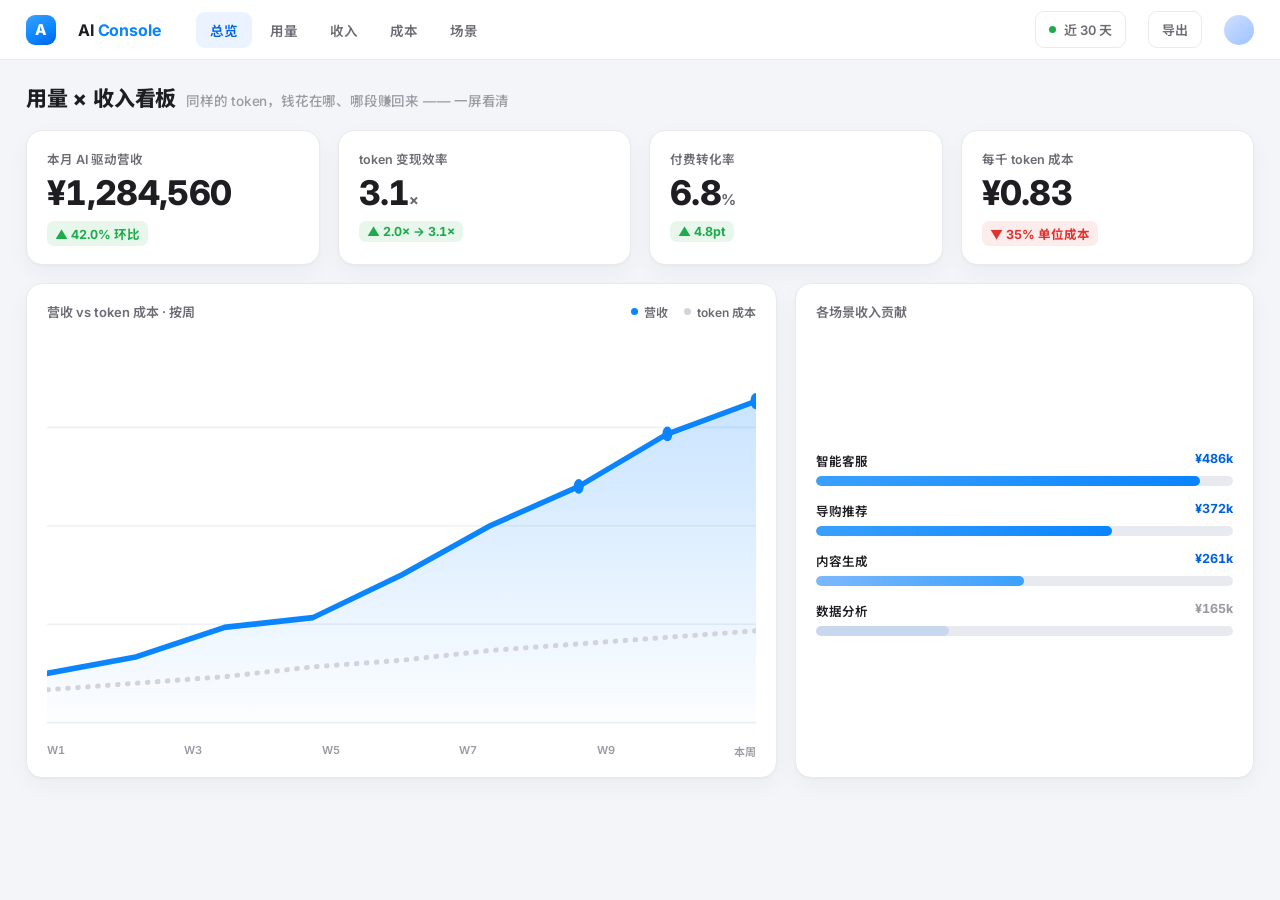
<file: examples/business-deck/_mocks/m1_dashboard.html>
<!DOCTYPE html><html lang="zh-CN"><head><meta charset="utf-8"><link rel="stylesheet" href="mock.css"></head>
<body><div class="app">
  <div class="tb">
    <div class="lg">A</div><div class="nm">AI <b>Console</b></div>
    <div class="tabs"><a class="on">总览</a><a>用量</a><a>收入</a><a>成本</a><a>场景</a></div>
    <div class="sp"></div>
    <div class="pill"><span class="dot" style="background:var(--pos)"></span>近 30 天</div>
    <div class="pill">导出</div><div class="av"></div>
  </div>
  <div class="bd">
    <div class="h1">用量 × 收入看板<span class="mu">同样的 token，钱花在哪、哪段赚回来 —— 一屏看清</span></div>
    <div class="row">
      <div class="card kpi"><div class="k">本月 AI 驱动营收</div><div class="v">¥1,284,560</div><div class="delta up">▲ 42.0% 环比</div></div>
      <div class="card kpi"><div class="k">token 变现效率</div><div class="v">3.1<small>×</small></div><div class="delta up">▲ 2.0× → 3.1×</div></div>
      <div class="card kpi"><div class="k">付费转化率</div><div class="v">6.8<small>%</small></div><div class="delta up">▲ 4.8pt</div></div>
      <div class="card kpi"><div class="k">每千 token 成本</div><div class="v">¥0.83</div><div class="delta dn">▼ 35% 单位成本</div></div>
    </div>
    <div class="row" style="flex:1;min-height:0;">
      <div class="card" style="flex:1.7;display:flex;flex-direction:column;">
        <div style="display:flex;align-items:center;"><div class="ct">营收 vs token 成本 · 按周</div>
          <div class="legend" style="margin-left:auto;"><span><span class="dot" style="background:var(--acc)"></span>营收</span><span><span class="dot" style="background:#d2d4da"></span>token 成本</span></div></div>
        <svg viewBox="0 0 640 250" style="width:100%;flex:1;margin-top:8px;" preserveAspectRatio="none">
          <defs><linearGradient id="g1" x1="0" y1="0" x2="0" y2="1"><stop offset="0" stop-color="#0A84FF" stop-opacity=".22"/><stop offset="1" stop-color="#0A84FF" stop-opacity="0"/></linearGradient></defs>
          <g stroke="#eef0f4" stroke-width="1"><line x1="0" y1="60" x2="640" y2="60"/><line x1="0" y1="120" x2="640" y2="120"/><line x1="0" y1="180" x2="640" y2="180"/><line x1="0" y1="240" x2="640" y2="240"/></g>
          <path d="M0,210 L80,200 L160,182 L240,176 L320,150 L400,120 L480,96 L560,64 L640,44 L640,250 L0,250 Z" fill="url(#g1)"/>
          <polyline points="0,210 80,200 160,182 240,176 320,150 400,120 480,96 560,64 640,44" fill="none" stroke="#0A84FF" stroke-width="3.5" stroke-linecap="round" stroke-linejoin="round"/>
          <polyline points="0,220 80,216 160,212 240,206 320,202 400,196 480,192 560,188 640,184" fill="none" stroke="#d2d4da" stroke-width="3" stroke-dasharray="2 7" stroke-linecap="round"/>
          <g fill="#0A84FF"><circle cx="480" cy="96" r="4.5"/><circle cx="560" cy="64" r="4.5"/><circle cx="640" cy="44" r="5"/></g>
        </svg>
        <div style="display:flex;justify-content:space-between;font-size:11px;color:var(--gray2);font-weight:600;margin-top:4px;"><span>W1</span><span>W3</span><span>W5</span><span>W7</span><span>W9</span><span>本周</span></div>
      </div>
      <div class="card" style="flex:1;display:flex;flex-direction:column;">
        <div class="ct">各场景收入贡献</div>
        <div style="flex:1;display:flex;flex-direction:column;justify-content:center;gap:15px;margin-top:6px;">
          <div><div style="display:flex;justify-content:space-between;font-size:12.5px;font-weight:600;margin-bottom:6px;"><span>智能客服</span><span class="mono acc">¥486k</span></div><div class="scorebar"><i style="width:92%;background:linear-gradient(90deg,#3aa0ff,#0A84FF)"></i></div></div>
          <div><div style="display:flex;justify-content:space-between;font-size:12.5px;font-weight:600;margin-bottom:6px;"><span>导购推荐</span><span class="mono acc">¥372k</span></div><div class="scorebar"><i style="width:71%;background:linear-gradient(90deg,#3aa0ff,#0A84FF)"></i></div></div>
          <div><div style="display:flex;justify-content:space-between;font-size:12.5px;font-weight:600;margin-bottom:6px;"><span>内容生成</span><span class="mono acc">¥261k</span></div><div class="scorebar"><i style="width:50%;background:linear-gradient(90deg,#7bb8ff,#3aa0ff)"></i></div></div>
          <div><div style="display:flex;justify-content:space-between;font-size:12.5px;font-weight:600;margin-bottom:6px;"><span>数据分析</span><span class="mono muted">¥165k</span></div><div class="scorebar"><i style="width:32%;background:#c7d8ef"></i></div></div>
        </div>
      </div>
    </div>
  </div>
</div></body></html>
</file>
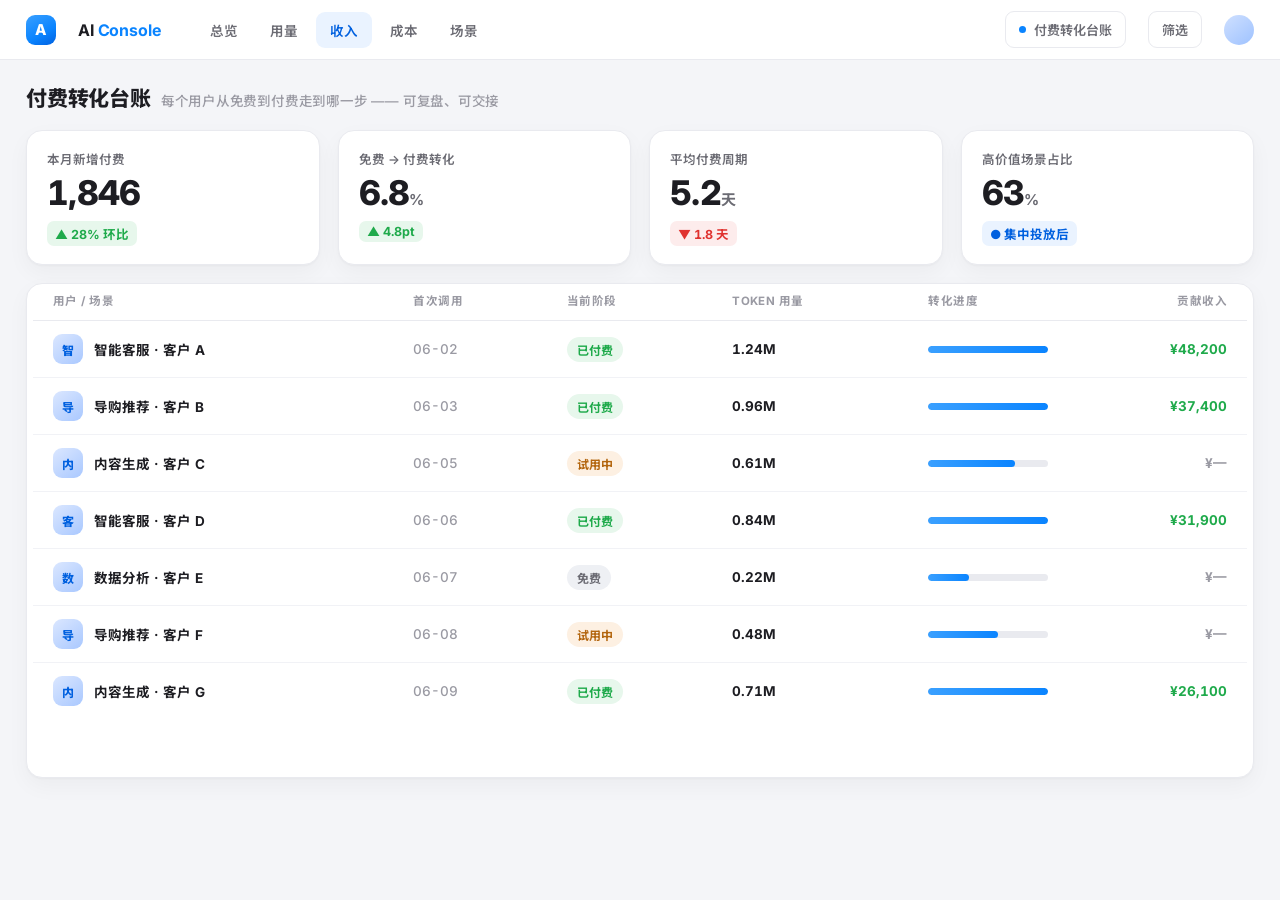
<file: examples/business-deck/_mocks/m2_table.html>
<!DOCTYPE html><html lang="zh-CN"><head><meta charset="utf-8"><link rel="stylesheet" href="mock.css"></head>
<body><div class="app">
  <div class="tb">
    <div class="lg">A</div><div class="nm">AI <b>Console</b></div>
    <div class="tabs"><a>总览</a><a>用量</a><a class="on">收入</a><a>成本</a><a>场景</a></div>
    <div class="sp"></div>
    <div class="pill"><span class="dot" style="background:var(--acc)"></span>付费转化台账</div>
    <div class="pill">筛选</div><div class="av"></div>
  </div>
  <div class="bd">
    <div class="h1">付费转化台账<span class="mu">每个用户从免费到付费走到哪一步 —— 可复盘、可交接</span></div>
    <div class="row">
      <div class="card kpi"><div class="k">本月新增付费</div><div class="v">1,846</div><div class="delta up">▲ 28% 环比</div></div>
      <div class="card kpi"><div class="k">免费 → 付费转化</div><div class="v">6.8<small>%</small></div><div class="delta up">▲ 4.8pt</div></div>
      <div class="card kpi"><div class="k">平均付费周期</div><div class="v">5.2<small>天</small></div><div class="delta dn">▼ 1.8 天</div></div>
      <div class="card kpi"><div class="k">高价值场景占比</div><div class="v">63<small>%</small></div><div class="delta bl">● 集中投放后</div></div>
    </div>
    <div class="card" style="flex:1;min-height:0;padding:8px 6px 6px;">
      <table>
        <thead><tr><th style="padding-left:20px;">用户 / 场景</th><th>首次调用</th><th>当前阶段</th><th>token 用量</th><th>转化进度</th><th style="text-align:right;padding-right:20px;">贡献收入</th></tr></thead>
        <tbody>
          <tr><td style="padding-left:20px;"><div class="uname"><div class="uav">智</div>智能客服 · 客户 A</div></td><td class="muted">06-02</td><td><span class="tag paid">已付费</span></td><td class="mono">1.24M</td><td><div class="barcell"><div class="tr"><i style="width:100%"></i></div></div></td><td class="mono pos" style="text-align:right;padding-right:20px;">¥48,200</td></tr>
          <tr><td style="padding-left:20px;"><div class="uname"><div class="uav">导</div>导购推荐 · 客户 B</div></td><td class="muted">06-03</td><td><span class="tag paid">已付费</span></td><td class="mono">0.96M</td><td><div class="barcell"><div class="tr"><i style="width:100%"></i></div></div></td><td class="mono pos" style="text-align:right;padding-right:20px;">¥37,400</td></tr>
          <tr><td style="padding-left:20px;"><div class="uname"><div class="uav">内</div>内容生成 · 客户 C</div></td><td class="muted">06-05</td><td><span class="tag trial">试用中</span></td><td class="mono">0.61M</td><td><div class="barcell"><div class="tr"><i style="width:72%"></i></div></div></td><td class="mono muted" style="text-align:right;padding-right:20px;">¥— </td></tr>
          <tr><td style="padding-left:20px;"><div class="uname"><div class="uav">客</div>智能客服 · 客户 D</div></td><td class="muted">06-06</td><td><span class="tag paid">已付费</span></td><td class="mono">0.84M</td><td><div class="barcell"><div class="tr"><i style="width:100%"></i></div></div></td><td class="mono pos" style="text-align:right;padding-right:20px;">¥31,900</td></tr>
          <tr><td style="padding-left:20px;"><div class="uname"><div class="uav">数</div>数据分析 · 客户 E</div></td><td class="muted">06-07</td><td><span class="tag free">免费</span></td><td class="mono">0.22M</td><td><div class="barcell"><div class="tr"><i style="width:34%"></i></div></div></td><td class="mono muted" style="text-align:right;padding-right:20px;">¥—</td></tr>
          <tr><td style="padding-left:20px;"><div class="uname"><div class="uav">导</div>导购推荐 · 客户 F</div></td><td class="muted">06-08</td><td><span class="tag trial">试用中</span></td><td class="mono">0.48M</td><td><div class="barcell"><div class="tr"><i style="width:58%"></i></div></div></td><td class="mono muted" style="text-align:right;padding-right:20px;">¥—</td></tr>
          <tr><td style="padding-left:20px;"><div class="uname"><div class="uav">内</div>内容生成 · 客户 G</div></td><td class="muted">06-09</td><td><span class="tag paid">已付费</span></td><td class="mono">0.71M</td><td><div class="barcell"><div class="tr"><i style="width:100%"></i></div></div></td><td class="mono pos" style="text-align:right;padding-right:20px;">¥26,100</td></tr>
        </tbody>
      </table>
    </div>
  </div>
</div></body></html>
</file>
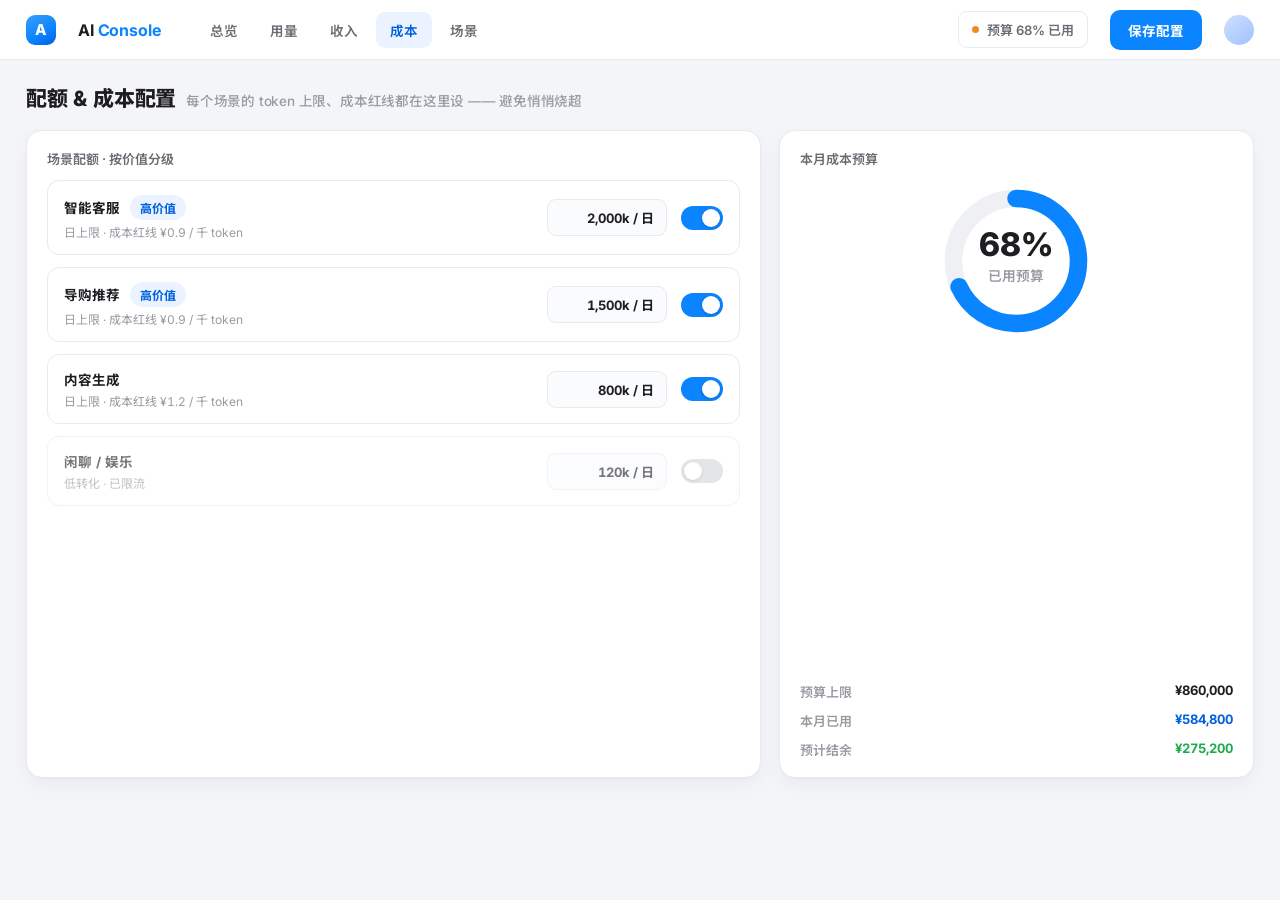
<file: examples/business-deck/_mocks/m3_config.html>
<!DOCTYPE html><html lang="zh-CN"><head><meta charset="utf-8"><link rel="stylesheet" href="mock.css"></head>
<body><div class="app">
  <div class="tb">
    <div class="lg">A</div><div class="nm">AI <b>Console</b></div>
    <div class="tabs"><a>总览</a><a>用量</a><a>收入</a><a class="on">成本</a><a>场景</a></div>
    <div class="sp"></div>
    <div class="pill"><span class="dot" style="background:var(--warn)"></span>预算 68% 已用</div>
    <div class="btn">保存配置</div><div class="av"></div>
  </div>
  <div class="bd">
    <div class="h1">配额 & 成本配置<span class="mu">每个场景的 token 上限、成本红线都在这里设 —— 避免悄悄烧超</span></div>
    <div class="row" style="flex:1;min-height:0;">
      <div class="card" style="flex:1.6;display:flex;flex-direction:column;gap:12px;">
        <div class="ct">场景配额 · 按价值分级</div>
        <div class="field"><div><div class="fl">智能客服 <span class="tag acc" style="margin-left:6px;">高价值</span></div><div class="fm">日上限 · 成本红线 ¥0.9 / 千 token</div></div><div style="display:flex;align-items:center;gap:14px;"><span class="inp">2,000k / 日</span><span class="sw"></span></div></div>
        <div class="field"><div><div class="fl">导购推荐 <span class="tag acc" style="margin-left:6px;">高价值</span></div><div class="fm">日上限 · 成本红线 ¥0.9 / 千 token</div></div><div style="display:flex;align-items:center;gap:14px;"><span class="inp">1,500k / 日</span><span class="sw"></span></div></div>
        <div class="field"><div><div class="fl">内容生成</div><div class="fm">日上限 · 成本红线 ¥1.2 / 千 token</div></div><div style="display:flex;align-items:center;gap:14px;"><span class="inp">800k / 日</span><span class="sw"></span></div></div>
        <div class="field" style="opacity:.6;"><div><div class="fl">闲聊 / 娱乐</div><div class="fm">低转化 · 已限流</div></div><div style="display:flex;align-items:center;gap:14px;"><span class="inp">120k / 日</span><span class="sw off"></span></div></div>
      </div>
      <div class="card" style="flex:1;display:flex;flex-direction:column;align-items:center;">
        <div class="ct" style="align-self:flex-start;">本月成本预算</div>
        <svg class="ring-g" viewBox="0 0 120 120" style="margin:18px 0 6px;">
          <circle cx="60" cy="60" r="50" fill="none" stroke="#eef0f4" stroke-width="14"/>
          <circle cx="60" cy="60" r="50" fill="none" stroke="#0A84FF" stroke-width="14" stroke-linecap="round" stroke-dasharray="214 314" transform="rotate(-90 60 60)"/>
          <text x="60" y="56" text-anchor="middle" font-size="26" font-weight="800" fill="#1d1d22">68%</text>
          <text x="60" y="76" text-anchor="middle" font-size="11" font-weight="600" fill="#9a9aa3">已用预算</text>
        </svg>
        <div style="width:100%;margin-top:auto;display:flex;flex-direction:column;gap:10px;">
          <div style="display:flex;justify-content:space-between;font-size:13px;font-weight:600;"><span class="muted">预算上限</span><span class="mono">¥860,000</span></div>
          <div style="display:flex;justify-content:space-between;font-size:13px;font-weight:600;"><span class="muted">本月已用</span><span class="mono acc">¥584,800</span></div>
          <div style="display:flex;justify-content:space-between;font-size:13px;font-weight:600;"><span class="muted">预计结余</span><span class="mono pos">¥275,200</span></div>
        </div>
      </div>
    </div>
  </div>
</div></body></html>
</file>
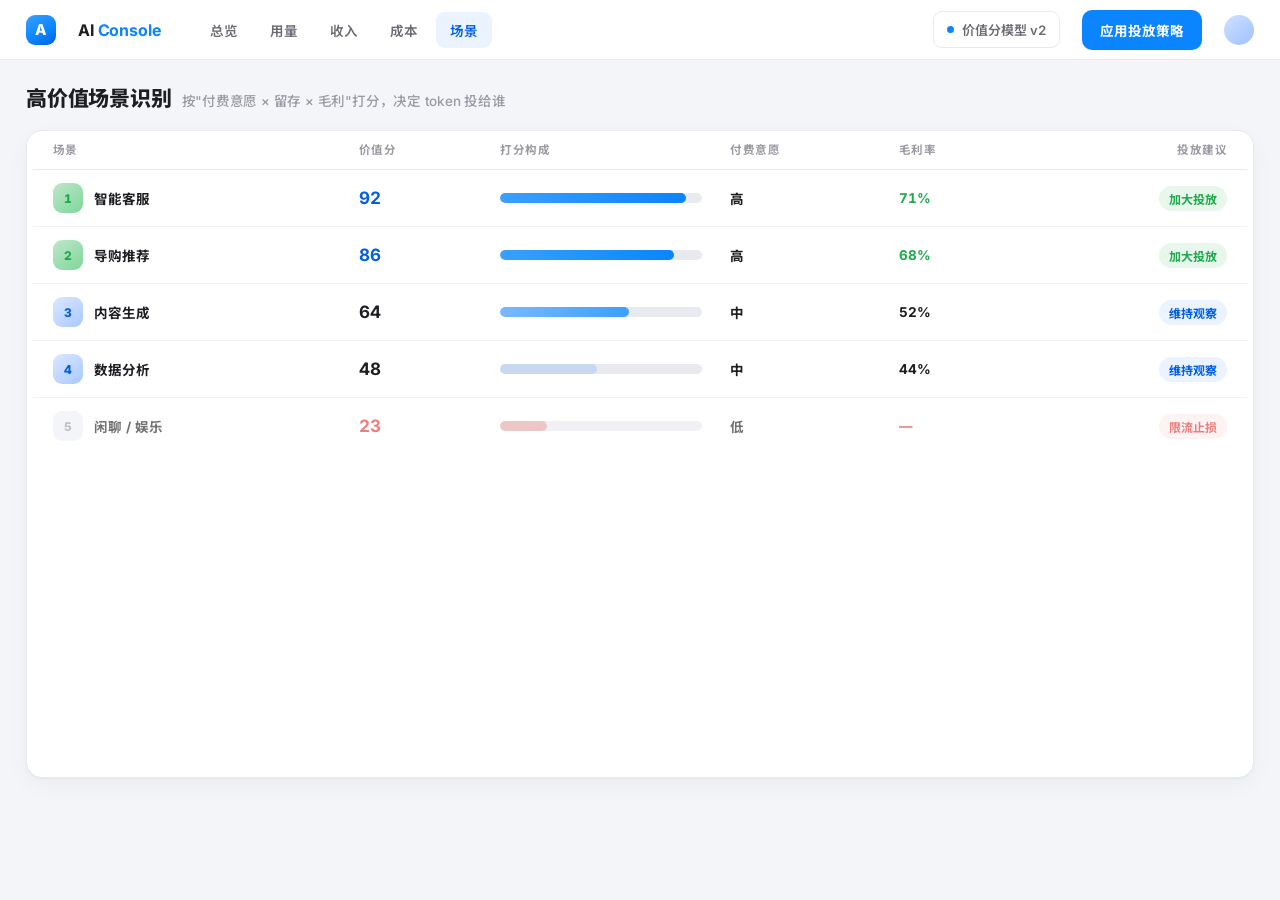
<file: examples/business-deck/_mocks/m4_score.html>
<!DOCTYPE html><html lang="zh-CN"><head><meta charset="utf-8"><link rel="stylesheet" href="mock.css"></head>
<body><div class="app">
  <div class="tb">
    <div class="lg">A</div><div class="nm">AI <b>Console</b></div>
    <div class="tabs"><a>总览</a><a>用量</a><a>收入</a><a>成本</a><a class="on">场景</a></div>
    <div class="sp"></div>
    <div class="pill"><span class="dot" style="background:var(--acc)"></span>价值分模型 v2</div>
    <div class="btn">应用投放策略</div><div class="av"></div>
  </div>
  <div class="bd">
    <div class="h1">高价值场景识别<span class="mu">按"付费意愿 × 留存 × 毛利"打分，决定 token 投给谁</span></div>
    <div class="card" style="flex:1;min-height:0;padding:10px 6px 6px;">
      <table>
        <thead><tr><th style="padding-left:20px;">场景</th><th>价值分</th><th style="width:230px;">打分构成</th><th>付费意愿</th><th>毛利率</th><th style="text-align:right;padding-right:20px;">投放建议</th></tr></thead>
        <tbody>
          <tr><td style="padding-left:20px;"><div class="uname"><div class="uav" style="background:linear-gradient(140deg,#bfe6cb,#7ed79a);color:#1faa4b;">1</div>智能客服</div></td><td class="mono acc" style="font-size:17px;">92</td><td><div class="scorebar"><i style="width:92%;background:linear-gradient(90deg,#3aa0ff,#0A84FF)"></i></div></td><td class="mono">高</td><td class="mono pos">71%</td><td style="text-align:right;padding-right:20px;"><span class="tag paid">加大投放</span></td></tr>
          <tr><td style="padding-left:20px;"><div class="uname"><div class="uav" style="background:linear-gradient(140deg,#bfe6cb,#7ed79a);color:#1faa4b;">2</div>导购推荐</div></td><td class="mono acc" style="font-size:17px;">86</td><td><div class="scorebar"><i style="width:86%;background:linear-gradient(90deg,#3aa0ff,#0A84FF)"></i></div></td><td class="mono">高</td><td class="mono pos">68%</td><td style="text-align:right;padding-right:20px;"><span class="tag paid">加大投放</span></td></tr>
          <tr><td style="padding-left:20px;"><div class="uname"><div class="uav">3</div>内容生成</div></td><td class="mono" style="font-size:17px;">64</td><td><div class="scorebar"><i style="width:64%;background:linear-gradient(90deg,#7bb8ff,#3aa0ff)"></i></div></td><td class="mono">中</td><td class="mono">52%</td><td style="text-align:right;padding-right:20px;"><span class="tag acc">维持观察</span></td></tr>
          <tr><td style="padding-left:20px;"><div class="uname"><div class="uav">4</div>数据分析</div></td><td class="mono" style="font-size:17px;">48</td><td><div class="scorebar"><i style="width:48%;background:#c7d8ef"></i></div></td><td class="mono">中</td><td class="mono">44%</td><td style="text-align:right;padding-right:20px;"><span class="tag acc">维持观察</span></td></tr>
          <tr style="opacity:.62;"><td style="padding-left:20px;"><div class="uname"><div class="uav" style="background:#eef0f4;color:#9a9aa3;">5</div>闲聊 / 娱乐</div></td><td class="mono neg" style="font-size:17px;">23</td><td><div class="scorebar"><i style="width:23%;background:#e3a6a4"></i></div></td><td class="mono">低</td><td class="mono neg">—</td><td style="text-align:right;padding-right:20px;"><span class="tag" style="background:var(--neg-soft);color:var(--neg);">限流止损</span></td></tr>
        </tbody>
      </table>
    </div>
  </div>
</div></body></html>
</file>
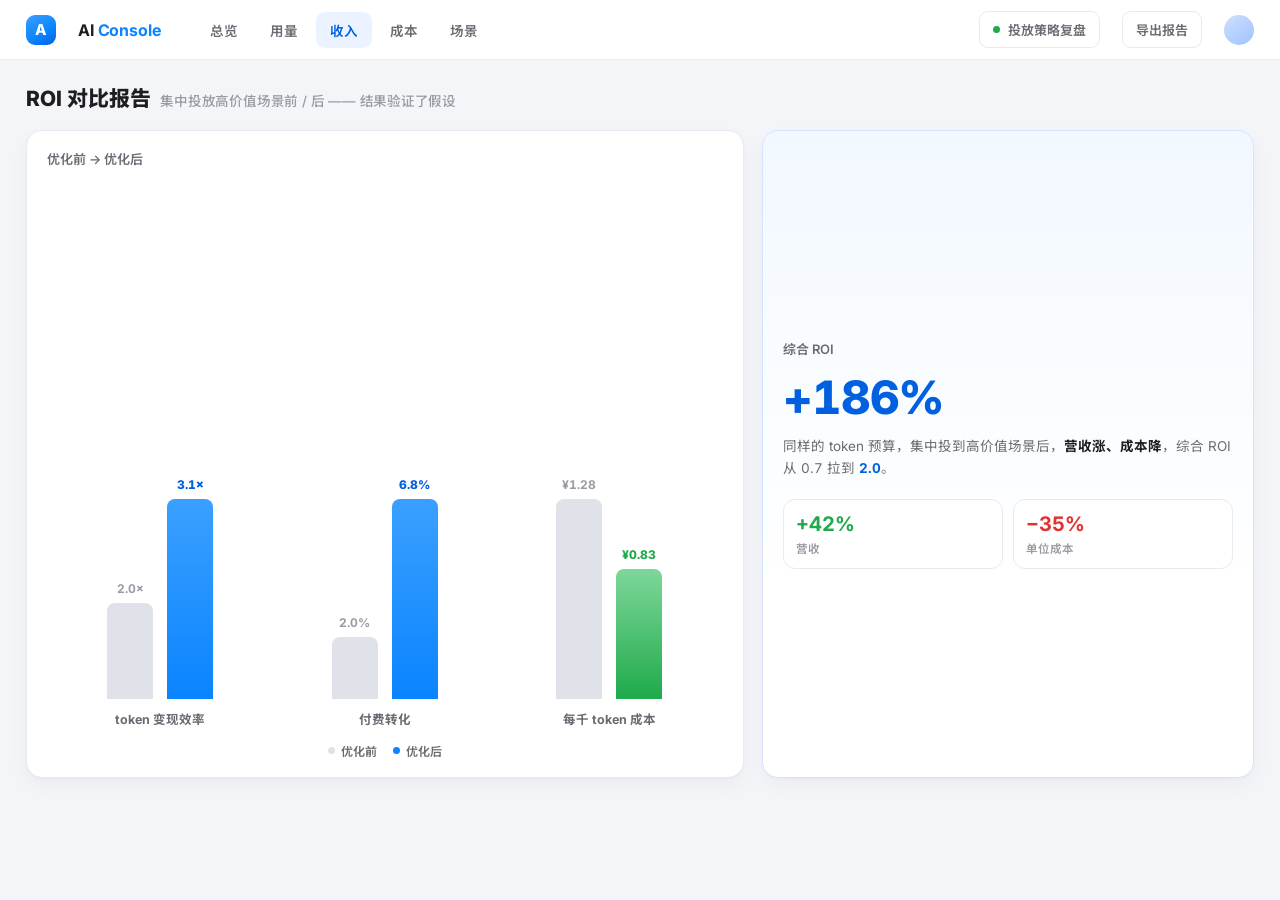
<file: examples/business-deck/_mocks/m5_roi.html>
<!DOCTYPE html><html lang="zh-CN"><head><meta charset="utf-8"><link rel="stylesheet" href="mock.css"></head>
<body><div class="app">
  <div class="tb">
    <div class="lg">A</div><div class="nm">AI <b>Console</b></div>
    <div class="tabs"><a>总览</a><a>用量</a><a class="on">收入</a><a>成本</a><a>场景</a></div>
    <div class="sp"></div>
    <div class="pill"><span class="dot" style="background:var(--pos)"></span>投放策略复盘</div>
    <div class="pill">导出报告</div><div class="av"></div>
  </div>
  <div class="bd">
    <div class="h1">ROI 对比报告<span class="mu">集中投放高价值场景前 / 后 —— 结果验证了假设</span></div>
    <div class="row" style="flex:1;min-height:0;">
      <div class="card" style="flex:1.2;display:flex;flex-direction:column;">
        <div class="ct">优化前 → 优化后</div>
        <div style="flex:1;display:flex;align-items:flex-end;gap:34px;padding:18px 18px 0;">
          <div style="flex:1;display:flex;flex-direction:column;align-items:center;gap:10px;">
            <div style="display:flex;align-items:flex-end;gap:14px;height:210px;">
              <div style="width:46px;background:#dfe2e8;border-radius:8px 8px 0 0;height:96px;position:relative;"><span style="position:absolute;top:-22px;left:50%;transform:translateX(-50%);font-size:12px;font-weight:700;color:#9a9aa3;">2.0×</span></div>
              <div style="width:46px;background:linear-gradient(180deg,#3aa0ff,#0A84FF);border-radius:8px 8px 0 0;height:200px;position:relative;"><span style="position:absolute;top:-22px;left:50%;transform:translateX(-50%);font-size:12px;font-weight:800;color:var(--acc-d);">3.1×</span></div>
            </div>
            <div style="font-size:12.5px;font-weight:700;color:var(--gray);">token 变现效率</div>
          </div>
          <div style="flex:1;display:flex;flex-direction:column;align-items:center;gap:10px;">
            <div style="display:flex;align-items:flex-end;gap:14px;height:210px;">
              <div style="width:46px;background:#dfe2e8;border-radius:8px 8px 0 0;height:62px;position:relative;"><span style="position:absolute;top:-22px;left:50%;transform:translateX(-50%);font-size:12px;font-weight:700;color:#9a9aa3;">2.0%</span></div>
              <div style="width:46px;background:linear-gradient(180deg,#3aa0ff,#0A84FF);border-radius:8px 8px 0 0;height:200px;position:relative;"><span style="position:absolute;top:-22px;left:50%;transform:translateX(-50%);font-size:12px;font-weight:800;color:var(--acc-d);">6.8%</span></div>
            </div>
            <div style="font-size:12.5px;font-weight:700;color:var(--gray);">付费转化</div>
          </div>
          <div style="flex:1;display:flex;flex-direction:column;align-items:center;gap:10px;">
            <div style="display:flex;align-items:flex-end;gap:14px;height:210px;">
              <div style="width:46px;background:#dfe2e8;border-radius:8px 8px 0 0;height:200px;position:relative;"><span style="position:absolute;top:-22px;left:50%;transform:translateX(-50%);font-size:12px;font-weight:700;color:#9a9aa3;">¥1.28</span></div>
              <div style="width:46px;background:linear-gradient(180deg,#7ed79a,#1faa4b);border-radius:8px 8px 0 0;height:130px;position:relative;"><span style="position:absolute;top:-22px;left:50%;transform:translateX(-50%);font-size:12px;font-weight:800;color:var(--pos);">¥0.83</span></div>
            </div>
            <div style="font-size:12.5px;font-weight:700;color:var(--gray);">每千 token 成本</div>
          </div>
        </div>
        <div class="legend" style="justify-content:center;margin-top:14px;"><span><span class="dot" style="background:#dfe2e8"></span>优化前</span><span><span class="dot" style="background:var(--acc)"></span>优化后</span></div>
      </div>
      <div class="card" style="flex:.8;display:flex;flex-direction:column;justify-content:center;gap:16px;background:linear-gradient(180deg,#f2f8ff,#fff 70%);border-color:var(--acc-line);">
        <div class="ct">综合 ROI</div>
        <div class="title-xl acc">+186%</div>
        <div style="font-size:13.5px;color:var(--gray);line-height:1.6;">同样的 token 预算，集中投到高价值场景后，<b style="color:var(--ink)">营收涨、成本降</b>，综合 ROI 从 0.7 拉到 <b class="acc">2.0</b>。</div>
        <div style="display:flex;gap:10px;margin-top:4px;">
          <div style="flex:1;background:#fff;border:1px solid var(--line);border-radius:12px;padding:12px;"><div class="mono pos" style="font-size:20px;">+42%</div><div style="font-size:11.5px;color:var(--gray2);font-weight:600;margin-top:4px;">营收</div></div>
          <div style="flex:1;background:#fff;border:1px solid var(--line);border-radius:12px;padding:12px;"><div class="mono neg" style="font-size:20px;">−35%</div><div style="font-size:11.5px;color:var(--gray2);font-weight:600;margin-top:4px;">单位成本</div></div>
        </div>
      </div>
    </div>
  </div>
</div></body></html>
</file>
<file: examples/business-deck/_mocks/mock.css>
@import url('https://fonts.googleapis.com/css2?family=Inter:wght@400;500;600;700;800&family=Noto+Sans+SC:wght@400;500;700&display=swap');
*{box-sizing:border-box;margin:0;padding:0;}
:root{
  --acc:#0A84FF; --acc-d:#0060df; --acc-soft:#eaf3ff; --acc-line:#d4e6ff;
  --pos:#1faa4b; --pos-soft:#e7f7ec; --neg:#e0322f; --neg-soft:#fdecec;
  --warn:#F08A24; --warn-soft:#fdf0e2;
  --ink:#1d1d22; --gray:#6b6b73; --gray2:#9a9aa3;
  --bg:#f4f5f8; --card:#ffffff; --line:#e9eaef; --line2:#f1f2f6;
}
html,body{width:1280px;height:800px;background:var(--bg);
  font-family:"Inter","Noto Sans SC",-apple-system,sans-serif;color:var(--ink);
  -webkit-font-smoothing:antialiased;font-feature-settings:"tnum";}
.app{width:1280px;height:800px;display:flex;flex-direction:column;overflow:hidden;}
/* top bar */
.tb{height:60px;flex:none;background:#fff;border-bottom:1px solid var(--line);display:flex;align-items:center;padding:0 26px;gap:22px;}
.tb .lg{width:30px;height:30px;border-radius:9px;background:linear-gradient(150deg,#3aa0ff,#0A84FF 60%,#0060df);display:flex;align-items:center;justify-content:center;color:#fff;font-weight:800;font-size:15px;}
.tb .nm{font-weight:700;font-size:16px;letter-spacing:-.01em;}
.tb .nm b{color:var(--acc);}
.tb .tabs{display:flex;gap:4px;margin-left:14px;}
.tb .tabs a{font-size:13.5px;font-weight:600;color:var(--gray);padding:8px 14px;border-radius:9px;}
.tb .tabs a.on{background:var(--acc-soft);color:var(--acc-d);}
.tb .sp{margin-left:auto;}
.tb .pill{display:flex;align-items:center;gap:8px;font-size:13px;font-weight:600;color:var(--gray);border:1px solid var(--line);border-radius:9px;padding:8px 13px;}
.tb .av{width:30px;height:30px;border-radius:50%;background:linear-gradient(140deg,#cfe0ff,#9ec2ff);}
.dot{width:7px;height:7px;border-radius:50%;}
/* body */
.bd{flex:1;min-height:0;padding:22px 26px;display:flex;flex-direction:column;gap:18px;}
.h1{font-size:21px;font-weight:800;letter-spacing:-.01em;}
.h1 .mu{font-size:13.5px;font-weight:500;color:var(--gray2);margin-left:10px;}
.row{display:flex;gap:18px;}
.card{background:#fff;border:1px solid var(--line);border-radius:16px;padding:18px 20px;box-shadow:0 1px 2px rgba(17,17,26,.03),0 8px 22px rgba(17,17,26,.04);}
.ct{font-size:13px;font-weight:600;color:var(--gray);display:flex;align-items:center;gap:8px;}
/* KPI */
.kpi{flex:1;}
.kpi .k{font-size:12.5px;font-weight:600;color:var(--gray);}
.kpi .v{font-size:34px;font-weight:800;letter-spacing:-.02em;margin-top:8px;line-height:1;}
.kpi .v small{font-size:15px;font-weight:700;color:var(--gray);}
.delta{display:inline-flex;align-items:center;gap:4px;font-size:12.5px;font-weight:700;padding:3px 8px;border-radius:7px;margin-top:11px;}
.delta.up{color:var(--pos);background:var(--pos-soft);}
.delta.dn{color:var(--neg);background:var(--neg-soft);}
.delta.bl{color:var(--acc-d);background:var(--acc-soft);}
.spark{height:34px;margin-top:12px;}
/* table */
table{width:100%;border-collapse:collapse;}
thead th{font-size:11.5px;font-weight:700;color:var(--gray2);text-transform:uppercase;letter-spacing:.04em;text-align:left;padding:0 14px 12px;border-bottom:1px solid var(--line);}
tbody td{font-size:13.5px;padding:13px 14px;border-bottom:1px solid var(--line2);font-weight:500;}
tbody tr:last-child td{border-bottom:none;}
.tag{display:inline-flex;align-items:center;gap:6px;font-size:12px;font-weight:700;padding:4px 10px;border-radius:999px;}
.tag.free{background:#eef0f4;color:#6b6b73;}
.tag.trial{background:var(--warn-soft);color:#b3660f;}
.tag.paid{background:var(--pos-soft);color:var(--pos);}
.tag.acc{background:var(--acc-soft);color:var(--acc-d);}
.uname{display:flex;align-items:center;gap:11px;font-weight:700;}
.uav{width:30px;height:30px;border-radius:9px;background:linear-gradient(140deg,#dbe7ff,#a9c8ff);display:flex;align-items:center;justify-content:center;font-size:12px;font-weight:800;color:var(--acc-d);}
.mono{font-variant-numeric:tabular-nums;font-weight:700;}
.barcell{display:flex;align-items:center;gap:10px;}
.barcell .tr{flex:1;height:7px;border-radius:5px;background:var(--line);overflow:hidden;max-width:120px;}
.barcell .tr i{display:block;height:100%;border-radius:5px;background:linear-gradient(90deg,#3aa0ff,#0A84FF);}
/* generic bits */
.legend{display:flex;gap:16px;font-size:12px;font-weight:600;color:var(--gray);}
.legend span{display:flex;align-items:center;gap:6px;}
.btn{display:inline-flex;align-items:center;gap:8px;font-size:13.5px;font-weight:700;color:#fff;background:var(--acc);padding:10px 18px;border-radius:10px;}
.btn.gh{background:#fff;color:var(--ink);border:1px solid var(--line);}
.field{display:flex;align-items:center;justify-content:space-between;padding:14px 16px;border:1px solid var(--line);border-radius:12px;background:#fff;}
.field .fl{font-size:13.5px;font-weight:700;}
.field .fm{font-size:12px;color:var(--gray2);margin-top:3px;}
.inp{font-size:13px;font-weight:700;color:var(--ink);border:1px solid var(--line);border-radius:9px;padding:8px 12px;background:#fafbfc;min-width:120px;text-align:right;}
.sw{width:42px;height:24px;border-radius:999px;background:var(--acc);position:relative;flex:none;}
.sw.off{background:#d2d4da;}
.sw::after{content:"";position:absolute;top:3px;right:3px;width:18px;height:18px;border-radius:50%;background:#fff;box-shadow:0 1px 3px rgba(0,0,0,.2);}
.sw.off::after{right:auto;left:3px;}
.ring-g{width:150px;height:150px;}
.scorebar{height:10px;border-radius:6px;background:var(--line);overflow:hidden;}
.scorebar i{display:block;height:100%;border-radius:6px;}
.muted{color:var(--gray2);}
.pos{color:var(--pos);} .neg{color:var(--neg);} .acc{color:var(--acc-d);}
.title-xl{font-size:46px;font-weight:800;letter-spacing:-.02em;line-height:1;}
</file>
